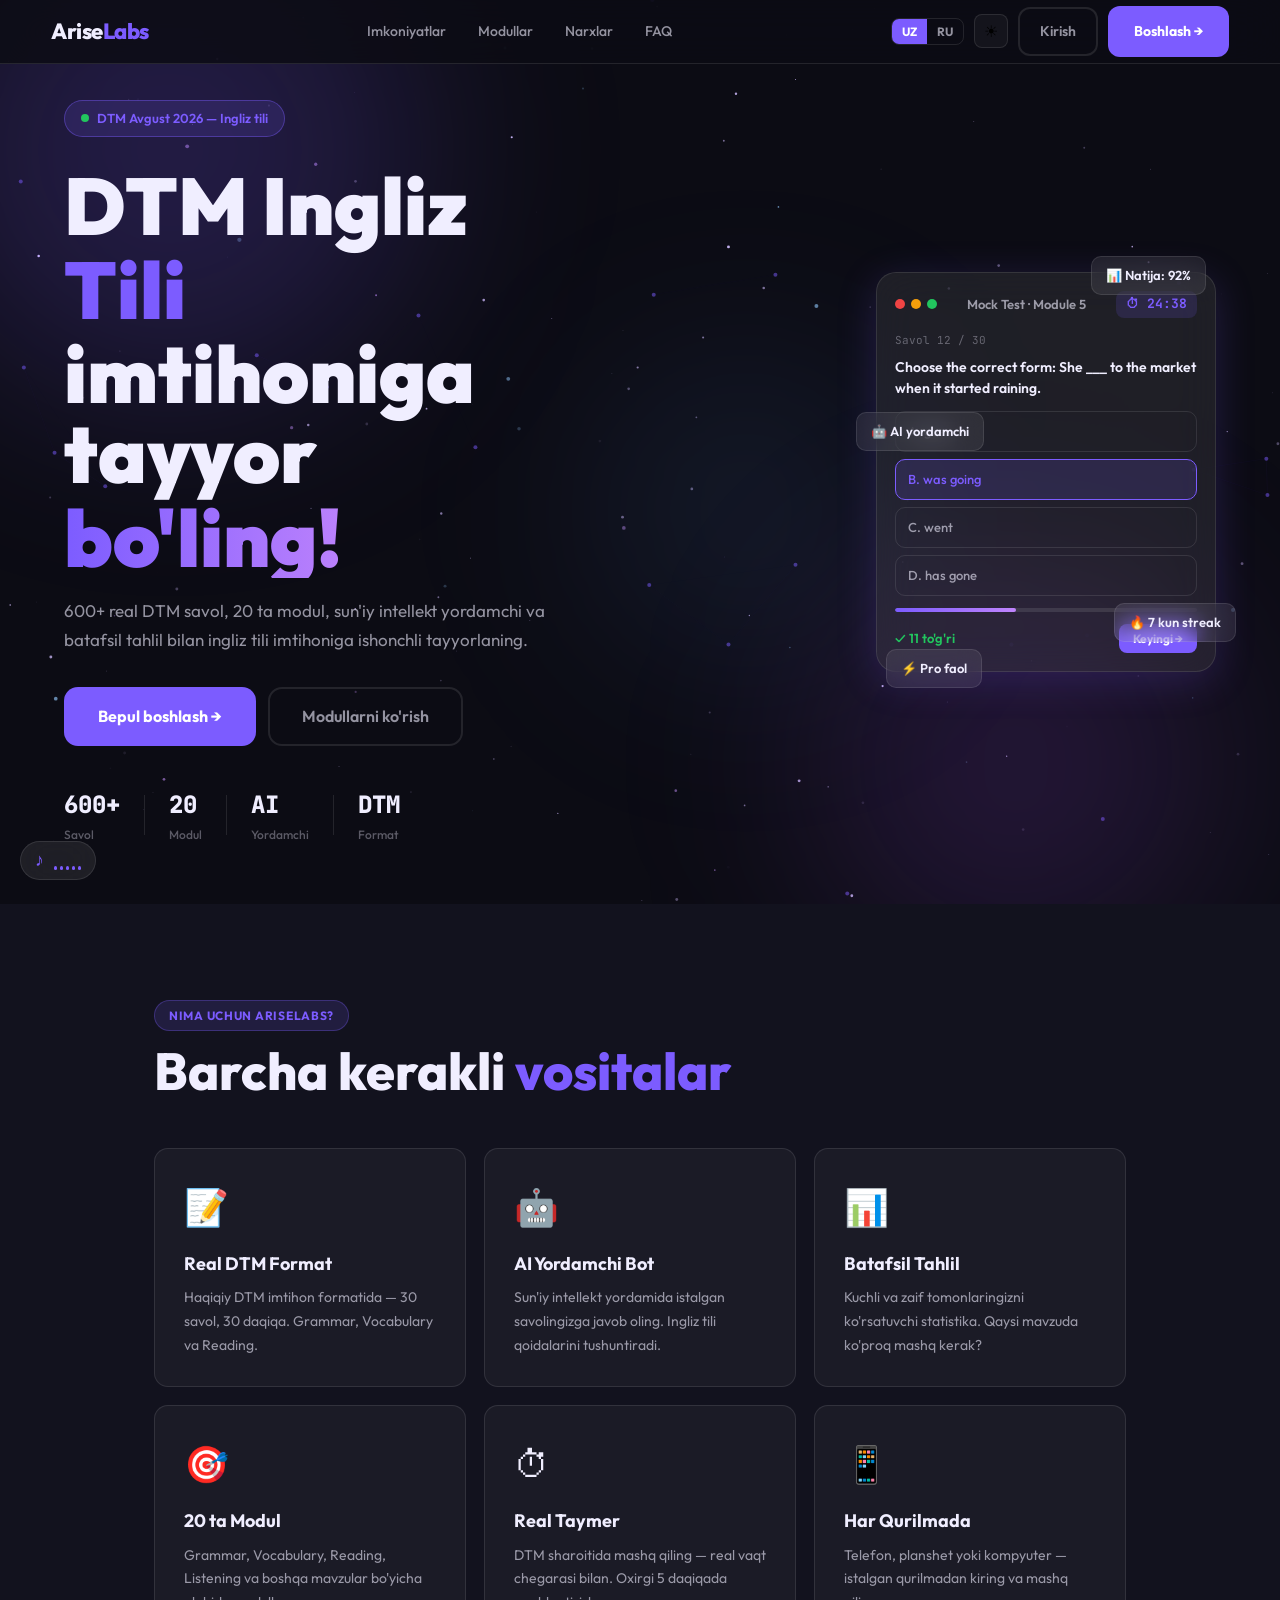
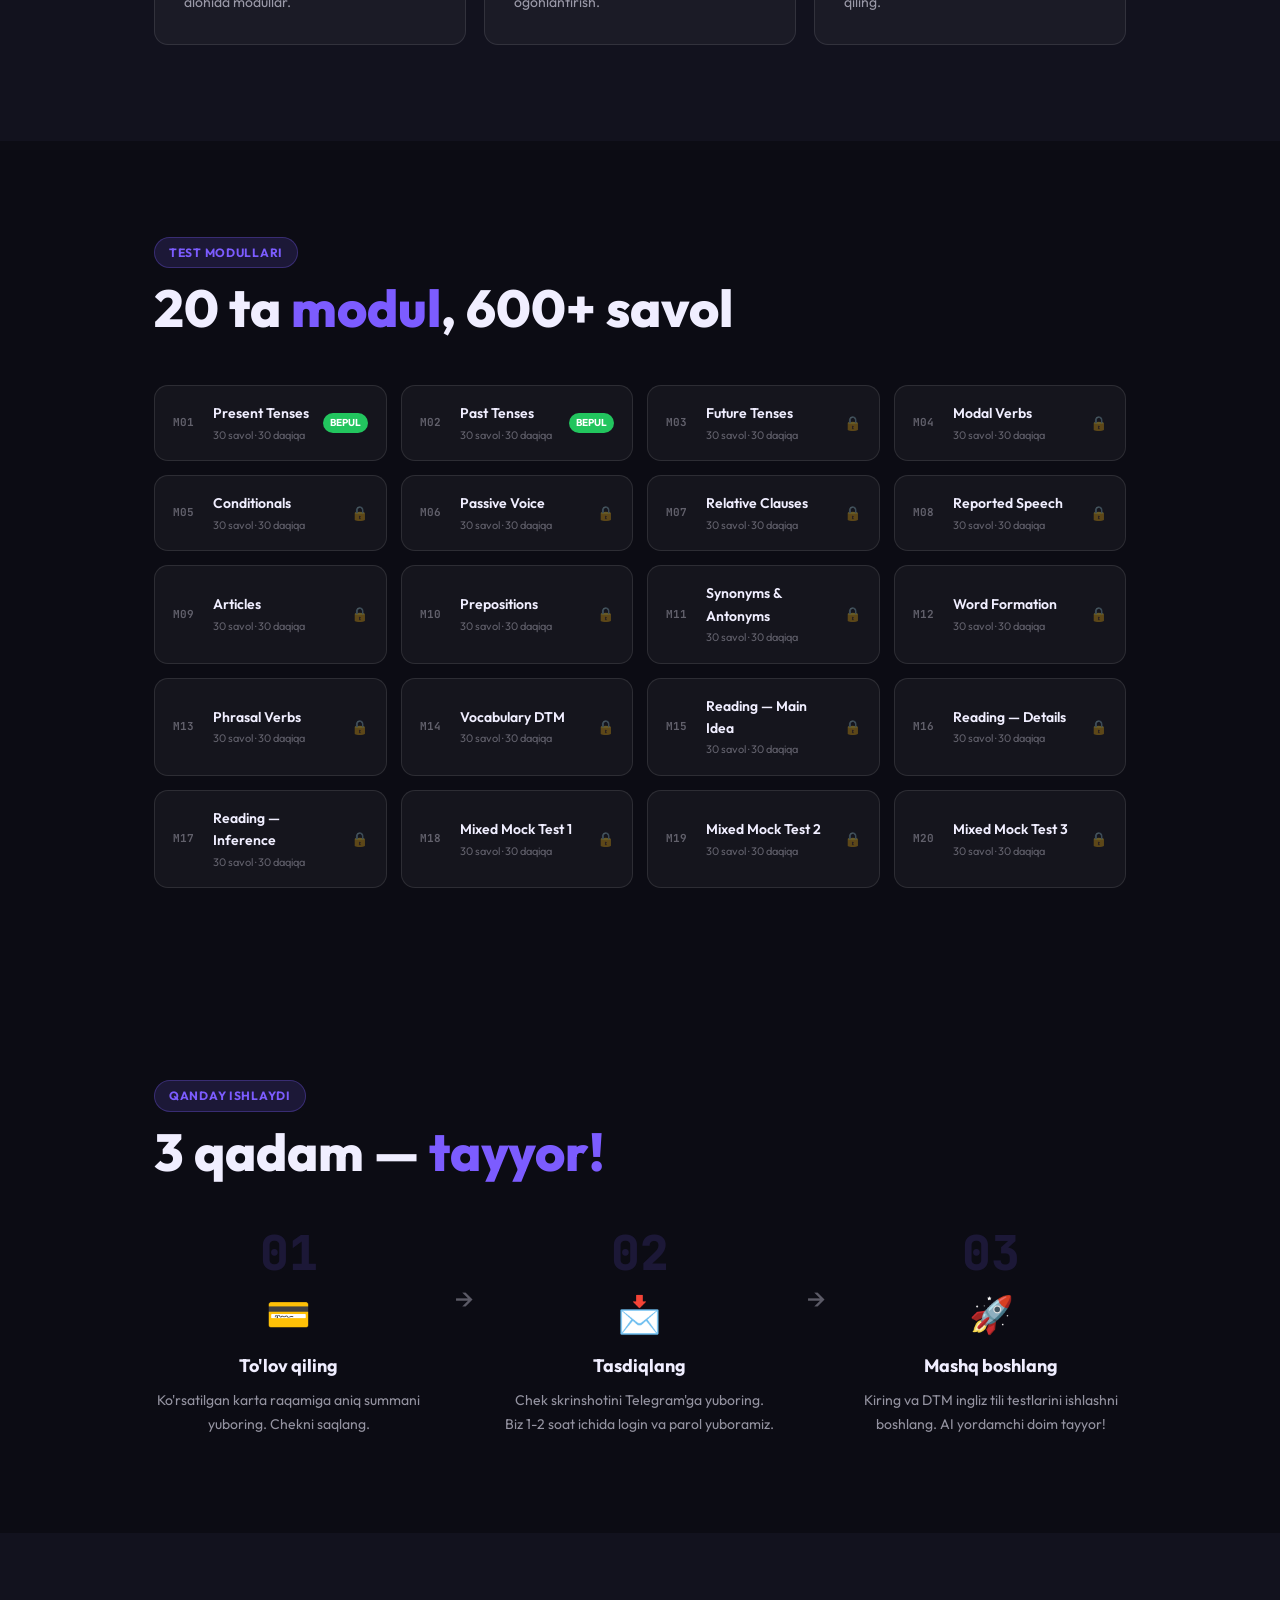
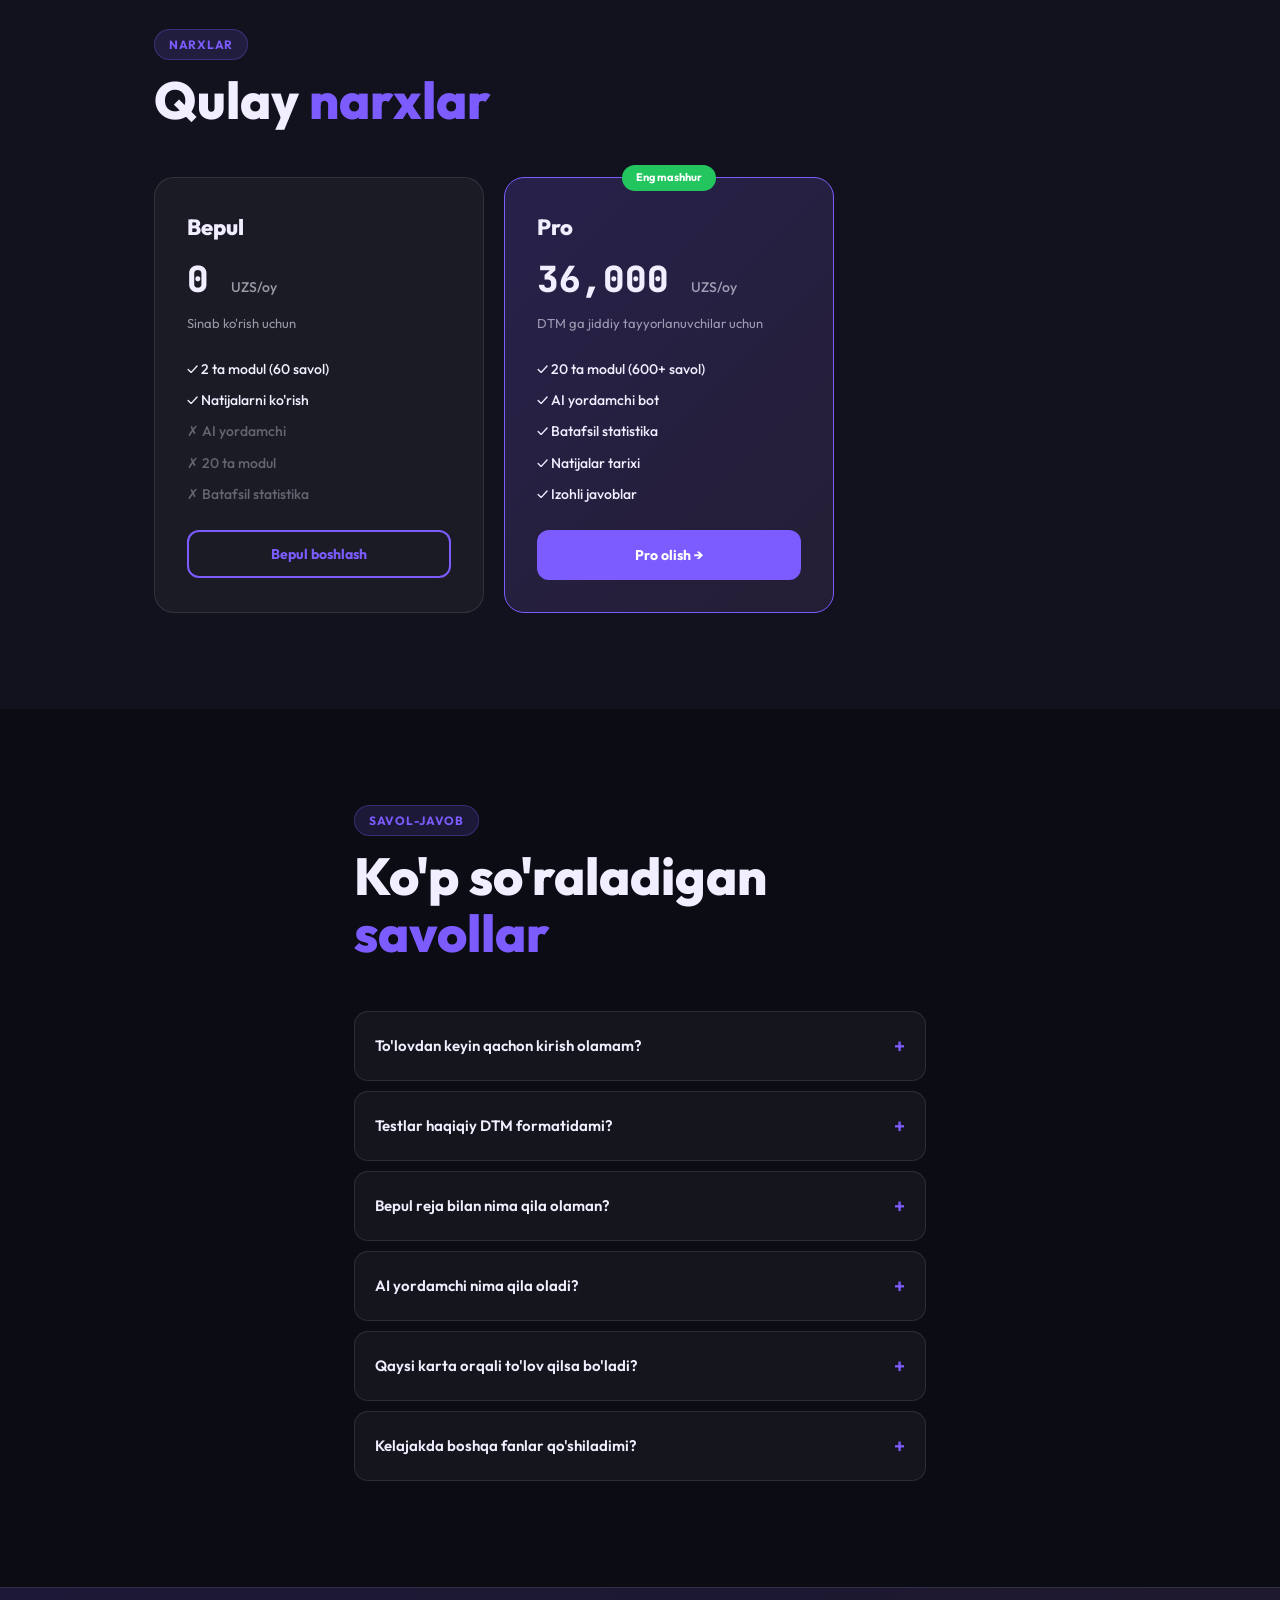
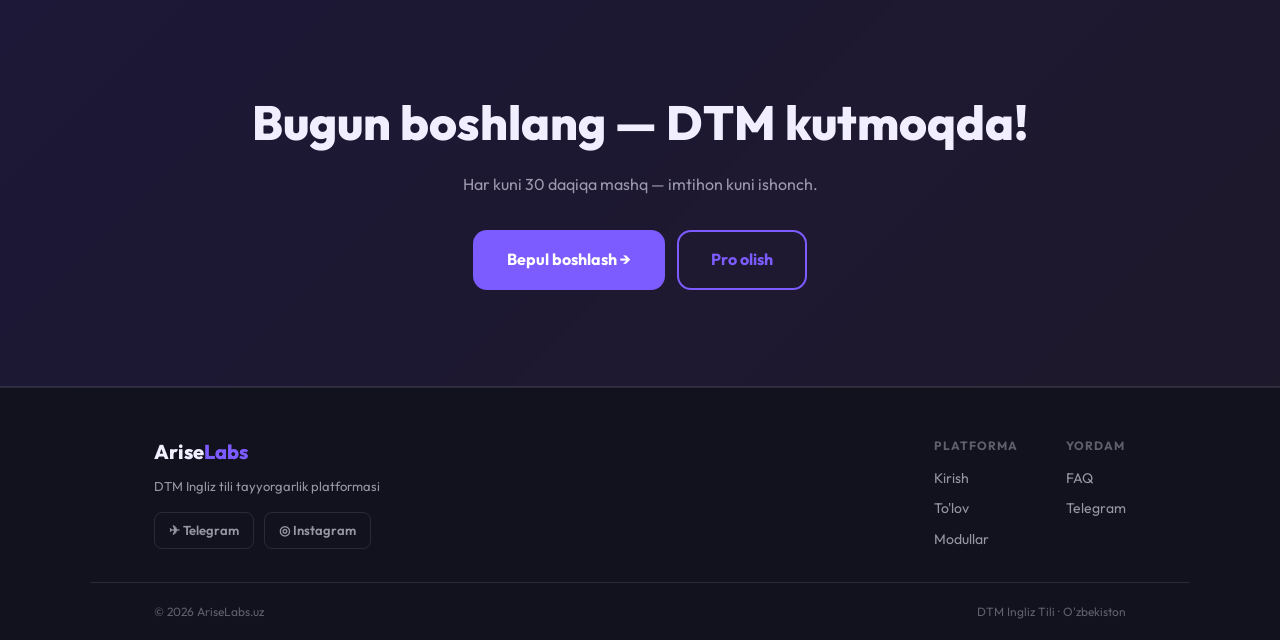
<file: index.html>
<!DOCTYPE html>
<html lang="uz" data-theme="dark">
<head>
<meta charset="UTF-8">
<meta name="viewport" content="width=device-width, initial-scale=1.0">
<title>AriseLabs — DTM Ingliz Tili Tayyorgarlik</title>
<link rel="preconnect" href="https://fonts.googleapis.com">
<link href="https://fonts.googleapis.com/css2?family=Outfit:wght@300;400;500;600;700;800;900&family=JetBrains+Mono:wght@400;600&display=swap" rel="stylesheet">
<link rel="stylesheet" href="css/main.css">
<link rel="stylesheet" href="css/landing.css">
</head>
<body>

<!-- ===== MUSIC PLAYER ===== -->
<div class="music-player" id="musicPlayer">
  <audio id="bgMusic" loop>
    <!-- Add your music file to audio/bg.mp3 -->
    <source src="audio/Harry Gregson-Williams - The Martian Score Suite.mp3" type="audio/mpeg">
  </audio>
  <button class="music-toggle" id="musicBtn" onclick="toggleMusic()">
    <span id="musicIcon">♪</span>
  </button>
  <div class="music-bars" id="musicBars">
    <i></i><i></i><i></i><i></i><i></i>
  </div>
</div>

<!-- ===== NAVBAR ===== -->
<nav class="navbar" id="navbar">
  <a href="index.html" class="nav-logo">Arise<span>Labs</span></a>

  <div class="nav-center" id="navLinks">
    <a href="#features" class="nav-link" data-uz="Imkoniyatlar" data-ru="Возможности">Imkoniyatlar</a>
    <a href="#modules" class="nav-link" data-uz="Modullar" data-ru="Модули">Modullar</a>
    <a href="#pricing" class="nav-link" data-uz="Narxlar" data-ru="Цены">Narxlar</a>
    <a href="#faq" class="nav-link" data-uz="FAQ" data-ru="FAQ">FAQ</a>
  </div>

  <div class="nav-right">
    <div class="lang-toggle">
      <button class="lang-btn active" id="langUZ" onclick="setLang('uz')">UZ</button>
      <button class="lang-btn" id="langRU" onclick="setLang('ru')">RU</button>
    </div>
    <button class="theme-toggle" onclick="toggleTheme()" title="Theme">
      <span id="themeIcon">☀</span>
    </button>
    <a href="pages/login.html" class="btn-ghost" data-uz="Kirish" data-ru="Войти">Kirish</a>
    <a href="pages/payment.html" class="btn-primary" data-uz="Boshlash →" data-ru="Начать →">Boshlash →</a>
  </div>
  <button class="burger" onclick="toggleMobileMenu()">☰</button>
</nav>

<!-- Mobile menu -->
<div class="mobile-menu" id="mobileMenu">
  <a href="#features" onclick="toggleMobileMenu()">Imkoniyatlar</a>
  <a href="#modules" onclick="toggleMobileMenu()">Modullar</a>
  <a href="#pricing" onclick="toggleMobileMenu()">Narxlar</a>
  <a href="pages/login.html">Kirish</a>
  <a href="pages/payment.html" class="btn-primary" style="text-align:center;margin-top:8px">Boshlash →</a>
</div>

<!-- ===== HERO ===== -->
<section class="hero" id="hero">
  <canvas id="heroCanvas"></canvas>
  <div class="hero-glow g1"></div>
  <div class="hero-glow g2"></div>
  <div class="hero-glow g3"></div>

  <div class="hero-content">
    <div class="hero-badge">
      <span class="pulse-dot"></span>
      <span data-uz="DTM Avgust 2026 — Ingliz tili" data-ru="ЕГЭ Август 2026 — Английский язык">DTM  — Ingliz tili</span>
    </div>

    <h1 class="hero-h1">
      <span class="h1-line" data-uz="DTM Ingliz" data-ru="Английский язык">DTM Ingliz</span>
      <span class="h1-accent" data-uz="Tili" data-ru="DTM">Tili</span>
      <span class="h1-line" data-uz="imtihoniga tayyor" data-ru="готовьтесь уверенно">imtihoniga tayyor</span>
      <span class="h1-line gradient-text" data-uz="bo'ling!" data-ru="bo'ling!">bo'ling!</span>
    </h1>

    <p class="hero-sub" data-uz="600+ real DTM savol, 20 ta modul, sun'iy intellekt yordamchi va batafsil tahlil bilan ingliz tili imtihoniga ishonchli tayyorlaning." data-ru="600+ реальных вопросов DTM, 20 модулей, ИИ-помощник и детальная аналитика для уверенной подготовки к экзамену.">
      600+ real DTM savol, 20 ta modul, sun'iy intellekt yordamchi va batafsil tahlil bilan ingliz tili imtihoniga ishonchli tayyorlaning.
    </p>

    <div class="hero-actions">
      <a href="pages/login.html" class="btn-primary btn-xl">
        <span data-uz="Bepul boshlash →" data-ru="Начать бесплатно →">Bepul boshlash →</span>
      </a>
      <a href="#modules" class="btn-ghost btn-xl">
        <span data-uz="Modullarni ko'rish" data-ru="Посмотреть модули">Modullarni ko'rish</span>
      </a>
    </div>

    <div class="hero-counters">
      <div class="counter-item">
        <span class="counter-n">600+</span>
        <span class="counter-l" data-uz="Savol" data-ru="Вопросов">Savol</span>
      </div>
      <div class="counter-sep"></div>
      <div class="counter-item">
        <span class="counter-n">20</span>
        <span class="counter-l" data-uz="Modul" data-ru="Модулей">Modul</span>
      </div>
      <div class="counter-sep"></div>
      <div class="counter-item">
        <span class="counter-n">AI</span>
        <span class="counter-l" data-uz="Yordamchi" data-ru="Помощник">Yordamchi</span>
      </div>
      <div class="counter-sep"></div>
      <div class="counter-item">
        <span class="counter-n">DTM</span>
        <span class="counter-l" data-uz="Format" data-ru="Формат">Format</span>
      </div>
    </div>
  </div>

  <!-- Floating test preview card -->
  <div class="hero-card-wrap">
    <div class="hero-preview-card">
      <div class="hpc-header">
        <div class="hpc-dot red"></div><div class="hpc-dot yellow"></div><div class="hpc-dot green"></div>
        <span class="hpc-title">Mock Test · Module 5</span>
        <span class="hpc-timer">⏱ 24:38</span>
      </div>
      <div class="hpc-body">
        <div class="hpc-qnum">Savol 12 / 30</div>
        <p class="hpc-q">Choose the correct form: She ___ to the market when it started raining.</p>
        <div class="hpc-opts">
          <div class="hpc-opt">A. goes</div>
          <div class="hpc-opt hpc-sel">B. was going</div>
          <div class="hpc-opt">C. went</div>
          <div class="hpc-opt">D. has gone</div>
        </div>
        <div class="hpc-bar"><div class="hpc-bar-fill" style="width:40%"></div></div>
      </div>
      <div class="hpc-footer">
        <span class="hpc-score">✓ 11 to'g'ri</span>
        <button class="hpc-next">Keyingi →</button>
      </div>
    </div>
    <div class="float-tag ft1">📊 Natija: 92%</div>
    <div class="float-tag ft2">🔥 7 kun streak</div>
    <div class="float-tag ft3">⚡ Pro faol</div>
    <div class="float-tag ft4">🤖 AI yordamchi</div>
  </div>
</section>

<!-- ===== FEATURES ===== -->
<section class="features section" id="features">
  <div class="container">
    <div class="section-badge" data-uz="Nima uchun AriseLabs?" data-ru="Почему AriseLabs?">Nima uchun AriseLabs?</div>
    <h2 class="section-title" data-uz="Barcha kerakli <em>vositalar</em>" data-ru="Все нужные <em>инструменты</em>">Barcha kerakli <em>vositalar</em></h2>
    <div class="features-grid">
      <div class="feat-card reveal">
        <div class="feat-icon">📝</div>
        <h3 data-uz="Real DTM Format" data-ru="Реальный формат DTM">Real DTM Format</h3>
        <p data-uz="Haqiqiy DTM imtihon formatida — 30 savol, 30 daqiqa. Grammar, Vocabulary va Reading." data-ru="Реальный формат экзамена — 30 вопросов, 30 минут. Grammar, Vocabulary и Reading.">Haqiqiy DTM imtihon formatida — 30 savol, 30 daqiqa. Grammar, Vocabulary va Reading.</p>
      </div>
      <div class="feat-card reveal">
        <div class="feat-icon">🤖</div>
        <h3 data-uz="AI Yordamchi Bot" data-ru="ИИ Помощник">AI Yordamchi Bot</h3>
        <p data-uz="Sun'iy intellekt yordamida istalgan savolingizga javob oling. Ingliz tili qoidalarini tushuntiradi." data-ru="Получайте ответы на любые вопросы с помощью ИИ. Объясняет правила английского языка.">Sun'iy intellekt yordamida istalgan savolingizga javob oling.</p>
      </div>
      <div class="feat-card reveal">
        <div class="feat-icon">📊</div>
        <h3 data-uz="Batafsil Tahlil" data-ru="Детальная аналитика">Batafsil Tahlil</h3>
        <p data-uz="Kuchli va zaif tomonlaringizni ko'rsatuvchi statistika. Qaysi mavzuda ko'proq mashq kerak?" data-ru="Статистика ваших сильных и слабых сторон. Какая тема требует больше практики?">Kuchli va zaif tomonlaringizni ko'rsatuvchi statistika.</p>
      </div>
      <div class="feat-card reveal">
        <div class="feat-icon">🎯</div>
        <h3 data-uz="20 ta Modul" data-ru="20 Модулей">20 ta Modul</h3>
        <p data-uz="Grammar, Vocabulary, Reading, Listening va boshqa mavzular bo'yicha alohida modullar." data-ru="Отдельные модули по Grammar, Vocabulary, Reading и другим темам.">Grammar, Vocabulary, Reading va boshqa mavzular bo'yicha alohida modullar.</p>
      </div>
      <div class="feat-card reveal">
        <div class="feat-icon">⏱</div>
        <h3 data-uz="Real Taymer" data-ru="Реальный таймер">Real Taymer</h3>
        <p data-uz="DTM sharoitida mashq qiling — real vaqt chegarasi bilan. Oxirgi 5 daqiqada ogohlantirish." data-ru="Практикуйтесь в условиях DTM — с реальным ограничением времени.">DTM sharoitida mashq qiling — real vaqt chegarasi bilan.</p>
      </div>
      <div class="feat-card reveal">
        <div class="feat-icon">📱</div>
        <h3 data-uz="Har Qurilmada" data-ru="На любом устройстве">Har Qurilmada</h3>
        <p data-uz="Telefon, planshet yoki kompyuter — istalgan qurilmadan kiring va mashq qiling." data-ru="Телефон, планшет или компьютер — занимайтесь с любого устройства.">Telefon, planshet yoki kompyuter — istalgan qurilmadan kiring.</p>
      </div>
    </div>
  </div>
</section>

<!-- ===== MODULES ===== -->
<section class="modules-section section" id="modules">
  <div class="container">
    <div class="section-badge" data-uz="Test Modullari" data-ru="Модули тестов">Test Modullari</div>
    <h2 class="section-title" data-uz="20 ta <em>modul</em>, 600+ savol" data-ru="20 <em>модулей</em>, 600+ вопросов">20 ta <em>modul</em>, 600+ savol</h2>
    <div class="modules-grid" id="modulesGrid"></div>
  </div>
</section>

<!-- ===== HOW IT WORKS ===== -->
<section class="howto section">
  <div class="container">
    <div class="section-badge" data-uz="Qanday ishlaydi" data-ru="Как это работает">Qanday ishlaydi</div>
    <h2 class="section-title" data-uz="3 qadam — <em>tayyor!</em>" data-ru="3 шага — <em>готово!</em>">3 qadam — <em>tayyor!</em></h2>
    <div class="howto-steps">
      <div class="howto-step reveal">
        <div class="hs-num">01</div>
        <div class="hs-icon">💳</div>
        <h3 data-uz="To'lov qiling" data-ru="Оплатите">To'lov qiling</h3>
        <p data-uz="Ko'rsatilgan karta raqamiga aniq summani yuboring. Chekni saqlang." data-ru="Переведите точную сумму на указанный номер карты. Сохраните чек.">Ko'rsatilgan karta raqamiga aniq summani yuboring. Chekni saqlang.</p>
      </div>
      <div class="hs-arrow">→</div>
      <div class="howto-step reveal">
        <div class="hs-num">02</div>
        <div class="hs-icon">📩</div>
        <h3 data-uz="Tasdiqlang" data-ru="Подтвердите">Tasdiqlang</h3>
        <p data-uz="Chek skrinshotini Telegram'ga yuboring. Biz 1-2 soat ichida login va parol yuboramiz." data-ru="Отправьте скриншот чека в Telegram. Мы пришлём логин и пароль в течение 1-2 часов.">Chek skrinshotini Telegram'ga yuboring. 10 daqiqa ichida login-parol yuboramiz.</p>
      </div>
      <div class="hs-arrow">→</div>
      <div class="howto-step reveal">
        <div class="hs-num">03</div>
        <div class="hs-icon">🚀</div>
        <h3 data-uz="Mashq boshlang" data-ru="Начните практику">Mashq boshlang</h3>
        <p data-uz="Kiring va DTM ingliz tili testlarini ishlashni boshlang. AI yordamchi doim tayyor!" data-ru="Войдите и начните проходить тесты. ИИ-помощник всегда готов помочь!">Kiring va DTM ingliz tili testlarini ishlashni boshlang!</p>
      </div>
    </div>
  </div>
</section>

<!-- ===== PRICING ===== -->
<section class="pricing section" id="pricing">
  <div class="container">
    <div class="section-badge" data-uz="Narxlar" data-ru="Цены">Narxlar</div>
    <h2 class="section-title" data-uz="Qulay <em>narxlar</em>" data-ru="Доступные <em>цены</em>">Qulay <em>narxlar</em></h2>
    <div class="pricing-grid">
      <div class="price-card reveal">
        <div class="pc-header">
          <div class="pc-name" data-uz="Bepul" data-ru="Бесплатно">Bepul</div>
          <div class="pc-price">0 <span data-uz="UZS/oy" data-ru="UZS/мес">UZS/oy</span></div>
          <p class="pc-desc" data-uz="Sinab ko'rish uchun" data-ru="Для ознакомления">Sinab ko'rish uchun</p>
        </div>
        <ul class="pc-list">
          <li class="yes" data-uz="✓ 2 ta modul (60 savol)" data-ru="✓ 2 модуля (60 вопросов)">✓ 2 ta modul (60 savol)</li>
          <li class="yes" data-uz="✓ Natijalarni ko'rish" data-ru="✓ Просмотр результатов">✓ Natijalarni ko'rish</li>
          <li class="no" data-uz="✗ AI yordamchi" data-ru="✗ ИИ помощник">✗ AI yordamchi</li>
          <li class="no" data-uz="✗ 20 ta modul" data-ru="✗ 20 модулей">✗ 20 ta modul</li>
          <li class="no" data-uz="✗ Batafsil statistika" data-ru="✗ Детальная статистика">✗ Batafsil statistika</li>
        </ul>
        <a href="pages/login.html" class="btn-outline btn-full" data-uz="Bepul boshlash" data-ru="Начать бесплатно">Bepul boshlash</a>
      </div>

      <div class="price-card price-pro reveal">
        <div class="pc-badge" data-uz="Eng mashhur" data-ru="Популярный">Eng mashhur</div>
        <div class="pc-header">
          <div class="pc-name">Pro</div>
          <div class="pc-price" id="proPrice">36,000 <span data-uz="UZS/oy" data-ru="UZS/мес">UZS/oy</span></div>
          <p class="pc-desc" data-uz="DTM ga jiddiy tayyorlanuvchilar uchun" data-ru="Для серьёзной подготовки к DTM">DTM ga jiddiy tayyorlanuvchilar uchun</p>
        </div>
        <ul class="pc-list">
          <li class="yes" data-uz="✓ 20 ta modul (600+ savol)" data-ru="✓ 20 модулей (600+ вопросов)">✓ 20 ta modul (600+ savol)</li>
          <li class="yes" data-uz="✓ AI yordamchi bot" data-ru="✓ ИИ помощник бот">✓ AI yordamchi bot</li>
          <li class="yes" data-uz="✓ Batafsil statistika" data-ru="✓ Детальная статистика">✓ Batafsil statistika</li>
          <li class="yes" data-uz="✓ Natijalar tarixi" data-ru="✓ История результатов">✓ Natijalar tarixi</li>
          <li class="yes" data-uz="✓ Izohli javoblar" data-ru="✓ Объяснения ответов">✓ Izohli javoblar</li>
        </ul>
        <a href="pages/payment.html" class="btn-primary btn-full" data-uz="Pro olish →" data-ru="Получить Pro →">Pro olish →</a>
      </div>
    </div>
  </div>
</section>

<!-- ===== FAQ ===== -->
<section class="faq section" id="faq">
  <div class="container faq-wrap">
    <div class="section-badge" data-uz="Savol-javob" data-ru="Вопросы-ответы">Savol-javob</div>
    <h2 class="section-title" data-uz="Ko'p so'raladigan <em>savollar</em>" data-ru="Часто задаваемые <em>вопросы</em>">Ko'p so'raladigan <em>savollar</em></h2>
    <div class="faq-list" id="faqList"></div>
  </div>
</section>

<!-- ===== CTA ===== -->
<section class="cta-section section">
  <div class="container cta-inner">
    <h2 data-uz="Bugun boshlang — DTM kutmoqda!" data-ru="Начните сегодня — DTM ждёт!">Bugun boshlang — DTM kutmoqda!</h2>
    <p data-uz="Har kuni 30 daqiqa mashq — imtihon kuni ishonch." data-ru="30 минут практики каждый день — уверенность на экзамене.">Har kuni 30 daqiqa mashq — imtihon kuni ishonch.</p>
    <div style="display:flex;gap:12px;justify-content:center;flex-wrap:wrap;margin-top:2rem">
      <a href="pages/login.html" class="btn-primary btn-xl" data-uz="Bepul boshlash →" data-ru="Начать бесплатно →">Bepul boshlash →</a>
      <a href="pages/payment.html" class="btn-outline btn-xl" data-uz="Pro olish" data-ru="Получить Pro">Pro olish</a>
    </div>
  </div>
</section>

<!-- ===== FOOTER ===== -->
<footer class="footer">
  <div class="container footer-inner">
    <div class="footer-left">
      <div class="footer-logo">Arise<span>Labs</span></div>
      <p class="footer-tagline" data-uz="DTM Ingliz tili tayyorgarlik platformasi" data-ru="Платформа подготовки к DTM по английскому языку">DTM Ingliz tili tayyorgarlik platformasi</p>
      <div class="footer-socials">
        <!-- Change to your real links -->
        <a href="https://t.me/arisefxc" target="_blank" class="social-link tg">✈ Telegram</a>
        <a href="https://instagram.com/ariselabs_uz" target="_blank" class="social-link ig">◎ Instagram</a>
      </div>
    </div>
    <div class="footer-links">
      <div class="fl-col">
        <div class="fl-title" data-uz="Platforma" data-ru="Платформа">Platforma</div>
        <a href="pages/login.html" data-uz="Kirish" data-ru="Войти">Kirish</a>
        <a href="pages/payment.html" data-uz="To'lov" data-ru="Оплата">To'lov</a>
        <a href="#modules" data-uz="Modullar" data-ru="Модули">Modullar</a>
      </div>
      <div class="fl-col">
        <div class="fl-title" data-uz="Yordam" data-ru="Помощь">Yordam</div>
        <a href="#faq">FAQ</a>
        <a href="https://t.me/@meloneex" target="_blank" data-uz="Telegram" data-ru="Telegram">Telegram</a>
      </div>
    </div>
  </div>
  <div class="footer-bottom">
    <span>© 2026 AriseLabs.uz</span>
    <span data-uz="DTM Ingliz Tili · O'zbekiston" data-ru="DTM Английский · Узбекистан">DTM Ingliz Tili</span>
  </div>
</footer>

<script src="js/lang.js"></script>
<script src="js/theme.js"></script>
<script src="js/music.js"></script>
<script src="js/landing.js"></script>
</body>
</html>
</file>
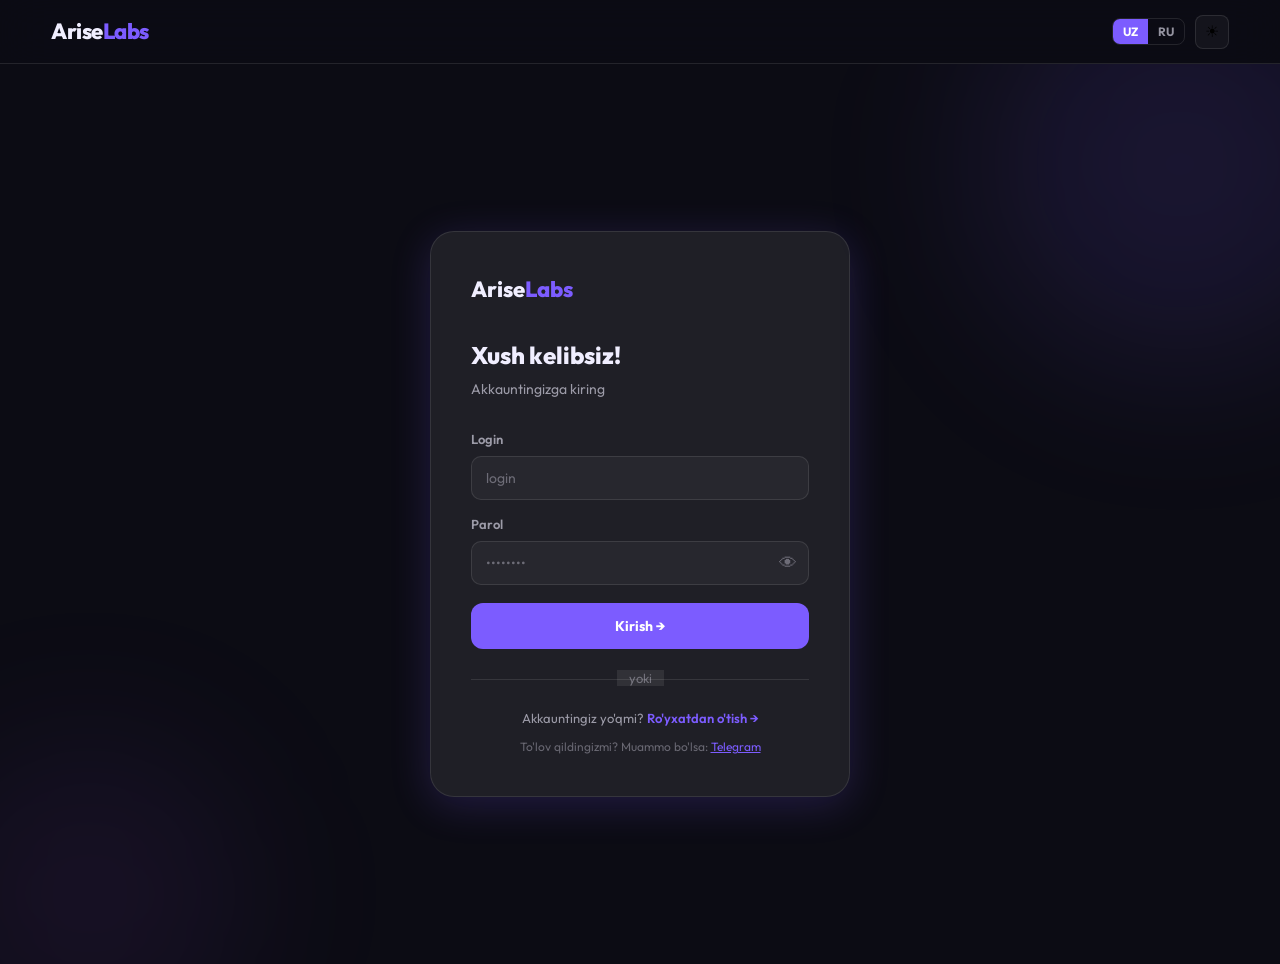
<file: pages/login.html>
<!DOCTYPE html>
<html lang="uz" data-theme="dark">
<head>
<meta charset="UTF-8"><meta name="viewport" content="width=device-width,initial-scale=1">
<title>Kirish — AriseLabs</title>
<link href="https://fonts.googleapis.com/css2?family=Outfit:wght@300;400;500;600;700;800;900&family=JetBrains+Mono:wght@400;600&display=swap" rel="stylesheet">
<link rel="stylesheet" href="../css/main.css">
<link rel="stylesheet" href="../css/auth.css">
</head>
<body id="loginPage" class="page-body">
<script src="../js/theme.js"></script>

<nav class="navbar" id="nav">
  <a href="../index.html" class="nav-logo">Arise<span>Labs</span></a>
  <div class="nav-right">
    <div class="lang-toggle">
      <button class="lang-btn active" id="langUZ" onclick="setLang('uz')">UZ</button>
      <button class="lang-btn" id="langRU" onclick="setLang('ru')">RU</button>
    </div>
    <button class="theme-toggle" onclick="toggleTheme()"><span id="themeIcon">☀</span></button>
  </div>
</nav>

<div class="auth-page">
  <div class="auth-bg-g1"></div>
  <div class="auth-bg-g2"></div>
  <div class="auth-card">
    <a href="../index.html" class="auth-logo-link">Arise<span>Labs</span></a>
    <h2 class="auth-title" data-uz="Xush kelibsiz!" data-ru="Добро пожаловать!">Xush kelibsiz!</h2>
    <p class="auth-sub" data-uz="Akkauntingizga kiring" data-ru="Войдите в свой аккаунт">Akkauntingizga kiring</p>

    <div id="loginForm">
      <div id="loginError" class="form-error" style="display:none"></div>
      <div class="form-group">
        <label class="form-label" data-uz="Login" data-ru="Логин">Login</label>
        <input type="text" id="loginInput" class="form-input" placeholder="login" autocomplete="username">
      </div>
      <div class="form-group">
        <label class="form-label" data-uz="Parol" data-ru="Пароль">Parol</label>
        <div class="pass-wrap">
          <input type="password" id="passInput" class="form-input" placeholder="••••••••" autocomplete="current-password">
          <button class="pass-eye" onclick="togglePass('passInput')" type="button">👁</button>
        </div>
      </div>
      <button class="btn-primary btn-full" onclick="doLogin()" style="margin-top:4px" data-uz="Kirish →" data-ru="Войти →">Kirish →</button>
    </div>

    <div class="auth-divider"><span data-uz="yoki" data-ru="или">yoki</span></div>
    <p class="auth-footer">
      <span data-uz="Akkauntingiz yo'qmi?" data-ru="Нет аккаунта?">Akkauntingiz yo'qmi?</span>
      <a href="register.html" data-uz="Ro'yxatdan o'tish →" data-ru="Зарегистрироваться →">Ro'yxatdan o'tish →</a>
    </p>
    <p class="auth-help">
      <span data-uz="To'lov qildingizmi? Muammo bo'lsa:" data-ru="Оплатили? Проблемы:">To'lov qildingizmi? Muammo bo'lsa:</span>
      <!-- ✏️ Change YOUR_TELEGRAM_USERNAME -->
      <a href="https://t.me/YOUR_TELEGRAM_USERNAME" target="_blank">Telegram</a>
    </p>
  </div>
</div>

<script src="../js/lang.js"></script>
<script src="../js/auth.js"></script>
</body>
</html>
</file>
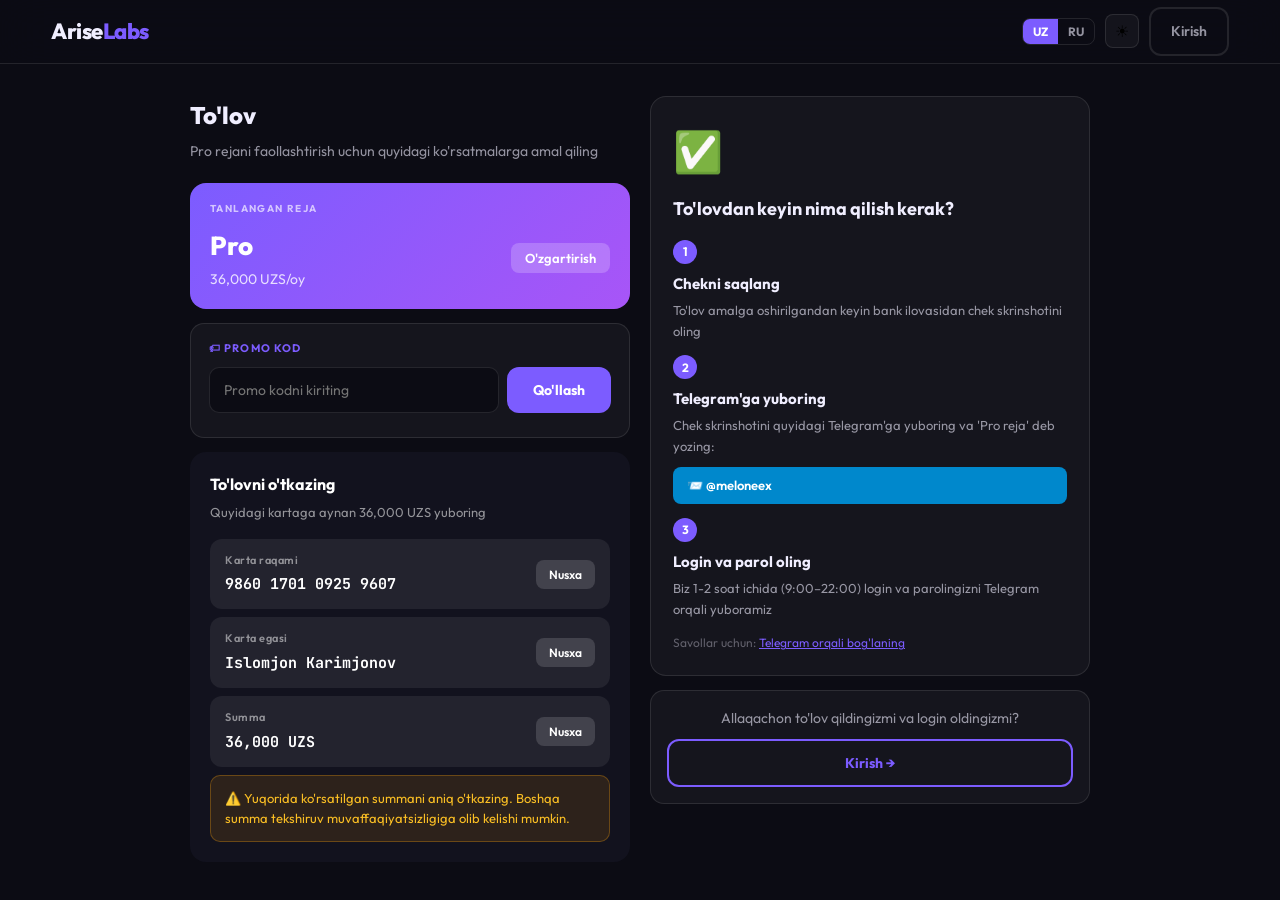
<file: pages/payment.html>
<!DOCTYPE html>
<html lang="uz" data-theme="dark">
<head>
<meta charset="UTF-8"><meta name="viewport" content="width=device-width,initial-scale=1">
<title>To'lov — AriseLabs</title>
<link href="https://fonts.googleapis.com/css2?family=Outfit:wght@300;400;500;600;700;800;900&family=JetBrains+Mono:wght@400;600&display=swap" rel="stylesheet">
<link rel="stylesheet" href="../css/main.css">
<link rel="stylesheet" href="../css/payment.css">
</head>
<body class="page-body">
<script src="../js/theme.js"></script>

<nav class="navbar" id="nav">
  <a href="../index.html" class="nav-logo">Arise<span>Labs</span></a>
  <div class="nav-right">
    <div class="lang-toggle">
      <button class="lang-btn active" id="langUZ" onclick="setLang('uz')">UZ</button>
      <button class="lang-btn" id="langRU" onclick="setLang('ru')">RU</button>
    </div>
    <button class="theme-toggle" onclick="toggleTheme()"><span id="themeIcon">☀</span></button>
    <a href="login.html" class="btn-ghost" data-uz="Kirish" data-ru="Войти">Kirish</a>
  </div>
</nav>

<div class="pay-page">
  <div class="pay-wrap">

    <!-- LEFT COLUMN -->
    <div class="pay-left">
      <h2 class="pay-title" data-uz="To'lov" data-ru="Оплата">To'lov</h2>
      <p class="pay-sub" data-uz="Pro rejani faollashtirish uchun quyidagi ko'rsatmalarga amal qiling" data-ru="Следуйте инструкциям ниже для активации Pro плана">Pro rejani faollashtirish uchun quyidagi ko'rsatmalarga amal qiling</p>

      <!-- PLAN BOX -->
      <div class="plan-box">
        <div class="pb-label" data-uz="TANLANGAN REJA" data-ru="ВЫБРАННЫЙ ПЛАН">TANLANGAN REJA</div>
        <div class="pb-row">
          <div>
            <div class="pb-name" id="pbName">Pro</div>
            <div class="pb-price" id="pbPrice">36,000 UZS/oy</div>
          </div>
          <button class="pb-change" onclick="showPlanModal()" data-uz="O'zgartirish" data-ru="Изменить">O'zgartirish</button>
        </div>
      </div>

      <!-- PROMO CODE -->
      <div class="promo-box">
        <div class="promo-lbl">🏷 PROMO KOD</div>
        <div class="promo-row">
          <input type="text" id="promoInput" class="promo-inp" data-uz="Promo kodni kiriting" data-ru="Введите промокод" placeholder="Promo kodni kiriting">
          <button class="btn-primary" onclick="applyPromo()" data-uz="Qo'llash" data-ru="Применить">Qo'llash</button>
        </div>
        <div id="promoMsg" class="promo-msg"></div>
      </div>

      <!-- CARD INFO -->
      <div class="card-box">
        <div class="cb-title" data-uz="To'lovni o'tkazing" data-ru="Переведите оплату">To'lovni o'tkazing</div>
        <div class="cb-sub" id="payDesc" data-uz="Quyidagi kartaga aynan 36,000 UZS yuboring" data-ru="Переведите ровно 36,000 UZS на карту ниже">Quyidagi kartaga aynan 36,000 UZS yuboring</div>

        <!-- ✏️ KARTA RAQAMINGIZNI SHU YERGA YOZING -->
        <div class="card-row">
          <div>
            <div class="cr-label" data-uz="Karta raqami" data-ru="Номер карты">Karta raqami</div>
            <div class="cr-val" id="cardNumVal">9860 1701 0925 9607</div>
          </div>
          <button class="cr-copy" id="copyBtn1" onclick="copyText('9860350148433930','copyBtn1')">Nusxa</button>
        </div>

        <!-- ✏️ ISMINGIZNI SHU YERGA YOZING -->
        <div class="card-row">
          <div>
            <div class="cr-label" data-uz="Karta egasi" data-ru="Владелец карты">Karta egasi</div>
            <div class="cr-val" id="cardOwnerVal">Islomjon Karimjonov</div>
          </div>
          <button class="cr-copy" id="copyBtn2" onclick="copyText('Mukhammadyor Boltaboev','copyBtn2')">Nusxa</button>
        </div>

        <div class="card-row">
          <div>
            <div class="cr-label" data-uz="Summa" data-ru="Сумма">Summa</div>
            <div class="cr-val" id="copyAmountVal">36,000 UZS</div>
          </div>
          <button class="cr-copy" id="copyBtn3" onclick="copyText('36000','copyBtn3')">Nusxa</button>
        </div>

        <div class="pay-warn" data-uz="⚠️ Yuqorida ko'rsatilgan summani aniq o'tkazing. Boshqa summa tekshiruv muvaffaqiyatsizligiga olib kelishi mumkin." data-ru="⚠️ Переводите точно указанную сумму. Другая сумма может привести к ошибке проверки.">
          ⚠️ Yuqorida ko'rsatilgan summani aniq o'tkazing. Boshqa summa tekshiruv muvaffaqiyatsizligiga olib kelishi mumkin.
        </div>
      </div>
    </div>

    <!-- RIGHT COLUMN -->
    <div class="pay-right">
      <div class="after-box">
        <div class="ab-ico">✅</div>
        <h3 data-uz="To'lovdan keyin nima qilish kerak?" data-ru="Что делать после оплаты?">To'lovdan keyin nima qilish kerak?</h3>
        <ol class="after-steps">
          <li>
            <strong data-uz="Chekni saqlang" data-ru="Сохраните чек">Chekni saqlang</strong>
            <p data-uz="To'lov amalga oshirilgandan keyin bank ilovasidan chek skrinshotini oling" data-ru="После оплаты сделайте скриншот чека в банковском приложении">To'lov amalga oshirilgandan keyin bank ilovasidan chek skrinshotini oling</p>
          </li>
          <li>
            <strong data-uz="Telegram'ga yuboring" data-ru="Отправьте в Telegram">Telegram'ga yuboring</strong>
            <p data-uz="Chek skrinshotini quyidagi Telegram'ga yuboring va 'Pro reja' deb yozing:" data-ru="Отправьте скриншот чека в Telegram ниже и напишите 'Pro plan':">Chek skrinshotini quyidagi Telegram'ga yuboring va 'Pro reja' deb yozing:</p>
            <!-- ✏️ TELEGRAM USERNAME'INGIZNI SHU YERGA YOZING -->
            <a href="https://t.me/meloneex" target="_blank" class="tg-link">
              📨 @meloneex
            </a>
          </li>
          <li>
            <strong data-uz="Login va parol oling" data-ru="Получите логин и пароль">Login va parol oling</strong>
            <p data-uz="Biz 1-2 soat ichida (9:00–22:00) login va parolingizni Telegram orqali yuboramiz" data-ru="Мы вышлем логин и пароль через Telegram в течение 1-2 часов (9:00–22:00)">Biz 1-2 soat ichida (9:00–22:00) login va parolingizni Telegram orqali yuboramiz</p>
          </li>
        </ol>
        <div class="support-note">
          <span data-uz="Savollar uchun:" data-ru="По вопросам:">Savollar uchun:</span>
          <a href="https://t.me/meloneex" target="_blank">Telegram orqali bog'laning</a>
        </div>
      </div>

      <div class="already-box">
        <p data-uz="Allaqachon to'lov qildingizmi va login oldingizmi?" data-ru="Уже оплатили и получили логин?">Allaqachon to'lov qildingizmi va login oldingizmi?</p>
        <a href="login.html" class="btn-outline btn-full" data-uz="Kirish →" data-ru="Войти →">Kirish →</a>
      </div>
    </div>
  </div>
</div>

<!-- PLAN MODAL -->
<div class="modal-bg" id="planModal" onclick="hidePlanModal()">
  <div class="modal-box" onclick="event.stopPropagation()">
    <h3 class="modal-title" data-uz="Reja tanlang" data-ru="Выберите план">Reja tanlang</h3>
    <div class="plan-opts">
      <div class="plan-opt" onclick="selectPlan('free',0)">
        <div class="po-name" data-uz="Bepul" data-ru="Бесплатно">Bepul</div>
        <div class="po-price">0 UZS/oy</div>
        <div class="po-desc" data-uz="2 ta modul" data-ru="2 модуля">2 ta modul</div>
      </div>
      <div class="plan-opt sel" onclick="selectPlan('pro',29000)">
        <div class="po-badge" data-uz="Tavsiya" data-ru="Рекомендуем">Tavsiya</div>
        <div class="po-name">Pro</div>
        <div class="po-price">36,000 UZS/oy</div>
        <div class="po-desc" data-uz="20 ta modul + AI" data-ru="20 модулей + ИИ">20 ta modul + AI</div>
      </div>
    </div>
    <button class="btn-primary btn-full" onclick="hidePlanModal()" data-uz="Tasdiqlash" data-ru="Подтвердить">Tasdiqlash</button>
  </div>
</div>

<script src="../js/lang.js"></script>
<script src="../js/payment.js"></script>
</body>
</html>
</file>
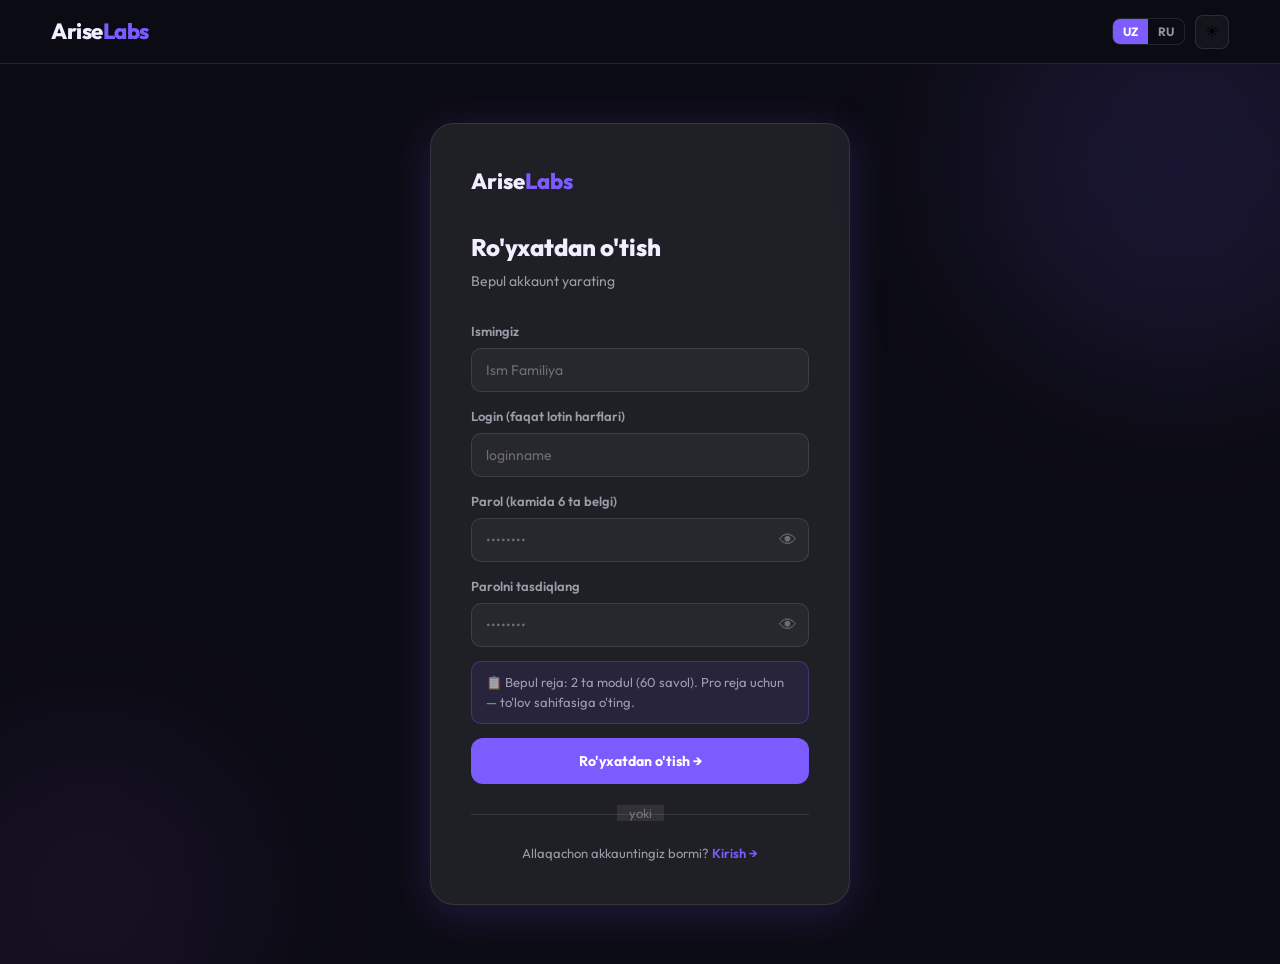
<file: pages/register.html>
<!DOCTYPE html>
<html lang="uz" data-theme="dark">
<head>
<meta charset="UTF-8"><meta name="viewport" content="width=device-width,initial-scale=1">
<title>Ro'yxatdan o'tish — AriseLabs</title>
<link href="https://fonts.googleapis.com/css2?family=Outfit:wght@300;400;500;600;700;800;900&family=JetBrains+Mono:wght@400;600&display=swap" rel="stylesheet">
<link rel="stylesheet" href="../css/main.css">
<link rel="stylesheet" href="../css/auth.css">
</head>
<body id="registerPage" class="page-body">
<script src="../js/theme.js"></script>

<nav class="navbar" id="nav">
  <a href="../index.html" class="nav-logo">Arise<span>Labs</span></a>
  <div class="nav-right">
    <div class="lang-toggle">
      <button class="lang-btn active" id="langUZ" onclick="setLang('uz')">UZ</button>
      <button class="lang-btn" id="langRU" onclick="setLang('ru')">RU</button>
    </div>
    <button class="theme-toggle" onclick="toggleTheme()"><span id="themeIcon">☀</span></button>
  </div>
</nav>

<div class="auth-page">
  <div class="auth-bg-g1"></div>
  <div class="auth-bg-g2"></div>
  <div class="auth-card">
    <a href="../index.html" class="auth-logo-link">Arise<span>Labs</span></a>
    <h2 class="auth-title" data-uz="Ro'yxatdan o'tish" data-ru="Регистрация">Ro'yxatdan o'tish</h2>
    <p class="auth-sub" data-uz="Bepul akkaunt yarating" data-ru="Создайте бесплатный аккаунт">Bepul akkaunt yarating</p>

    <div id="registerForm">
      <div id="regError" class="form-error" style="display:none"></div>
      <div class="form-group">
        <label class="form-label" data-uz="Ismingiz" data-ru="Ваше имя">Ismingiz</label>
        <input type="text" id="regName" class="form-input" data-uz="Ism Familiya" data-ru="Имя Фамилия" placeholder="Ism Familiya">
      </div>
      <div class="form-group">
        <label class="form-label" data-uz="Login (faqat lotin harflari)" data-ru="Логин (только латиница)">Login</label>
        <input type="text" id="regLogin" class="form-input" placeholder="loginname" autocomplete="username">
      </div>
      <div class="form-group">
        <label class="form-label" data-uz="Parol (kamida 6 ta belgi)" data-ru="Пароль (минимум 6 символов)">Parol</label>
        <div class="pass-wrap">
          <input type="password" id="regPass" class="form-input" placeholder="••••••••" autocomplete="new-password">
          <button class="pass-eye" onclick="togglePass('regPass')" type="button">👁</button>
        </div>
      </div>
      <div class="form-group">
        <label class="form-label" data-uz="Parolni tasdiqlang" data-ru="Подтвердите пароль">Parolni tasdiqlang</label>
        <div class="pass-wrap">
          <input type="password" id="regPass2" class="form-input" placeholder="••••••••" autocomplete="new-password">
          <button class="pass-eye" onclick="togglePass('regPass2')" type="button">👁</button>
        </div>
      </div>
      <div style="background:rgba(124,92,255,0.1);border:1px solid rgba(124,92,255,0.3);border-radius:10px;padding:10px 14px;font-size:13px;color:var(--text2);margin-bottom:14px">
        <span data-uz="📋 Bepul reja: 2 ta modul (60 savol). Pro reja uchun — to'lov sahifasiga o'ting." data-ru="📋 Бесплатный план: 2 модуля (60 вопросов). Для Pro — перейдите на страницу оплаты.">📋 Bepul reja: 2 ta modul (60 savol). Pro reja uchun — to'lov sahifasiga o'ting.</span>
      </div>
      <button class="btn-primary btn-full" onclick="doRegister()" data-uz="Ro'yxatdan o'tish →" data-ru="Зарегистрироваться →">Ro'yxatdan o'tish →</button>
    </div>

    <div class="auth-divider"><span data-uz="yoki" data-ru="или">yoki</span></div>
    <p class="auth-footer">
      <span data-uz="Allaqachon akkauntingiz bormi?" data-ru="Уже есть аккаунт?">Allaqachon akkauntingiz bormi?</span>
      <a href="login.html" data-uz="Kirish →" data-ru="Войти →">Kirish →</a>
    </p>
  </div>
</div>

<script src="../js/lang.js"></script>
<script src="../js/auth.js"></script>
</body>
</html>
</file>
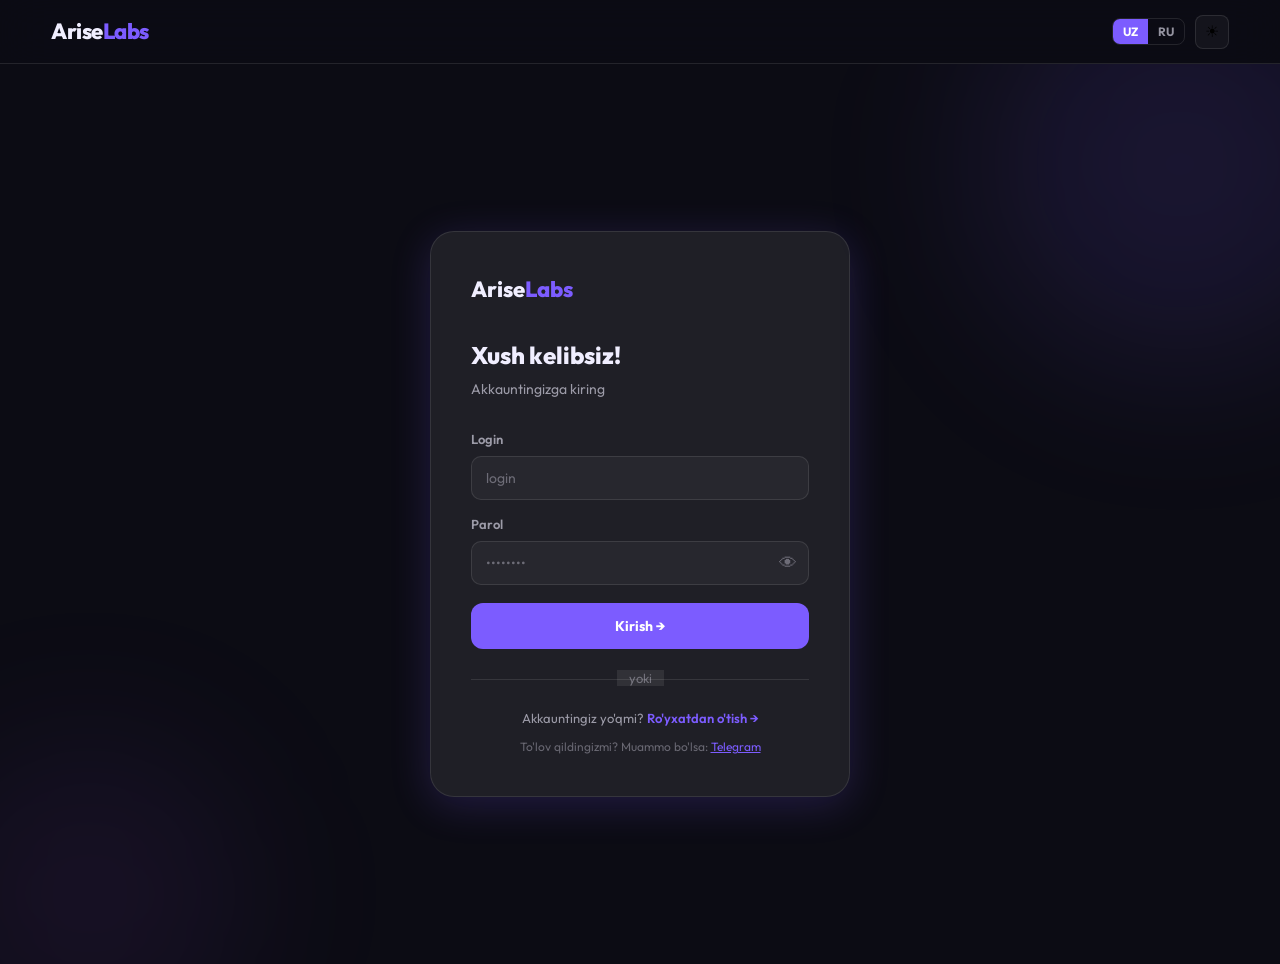
<file: pages/test.html>
<!DOCTYPE html>
<html lang="uz" data-theme="dark">
<head>
<meta charset="UTF-8"><meta name="viewport" content="width=device-width,initial-scale=1">
<title>Test — AriseLabs</title>
<link href="https://fonts.googleapis.com/css2?family=Outfit:wght@300;400;500;600;700;800;900&family=JetBrains+Mono:wght@400;600&display=swap" rel="stylesheet">
<link rel="stylesheet" href="../css/main.css">
<link rel="stylesheet" href="../css/test.css">
</head>
<body class="page-body">
<script src="../js/theme.js"></script>

<!-- TEST TOPBAR -->
<div class="test-topbar">
  <a href="tests.html" class="test-back" onclick="return confirmLeave()">← Chiqish</a>
  <div class="test-name" id="testNameH">Test</div>
  <div class="test-timer-wrap">
    <span>⏱</span>
    <span class="test-timer" id="timerDisplay">30:00</span>
  </div>
</div>
<!-- PROGRESS -->
<div class="test-progress"><div class="test-progress-fill" id="progressFill"></div></div>

<!-- BODY -->
<div class="test-body">
  <!-- QUESTION PANEL -->
  <div class="q-panel">
    <div class="q-meta">
      <span class="q-num" id="qNum">Savol 1 / 30</span>
      <span class="q-topic-badge grammar" id="qTopicBadge">Grammar</span>
    </div>
    <p class="q-text" id="qText">Yuklanmoqda...</p>
    <div class="q-options" id="qOptions"></div>
    <div class="q-explanation" id="qExplanation"></div>
    <div class="q-nav">
      <button class="btn-ghost" id="prevBtn" onclick="prevQ()" disabled>← Oldingi</button>
      <button class="btn-primary" id="nextBtn" onclick="nextQ()">Keyingi →</button>
    </div>
  </div>

  <!-- GRID PANEL -->
  <div class="grid-panel">
    <div class="gp-title" data-uz="SAVOLLAR" data-ru="ВОПРОСЫ">SAVOLLAR</div>
    <div class="q-grid" id="qGrid"></div>
    <button class="btn-primary btn-full submit-btn" onclick="confirmSubmit()" data-uz="Testni yakunlash" data-ru="Завершить тест">Testni yakunlash</button>
  </div>
</div>

<!-- CONFIRM MODAL -->
<div class="modal-bg" id="confirmModal">
  <div class="modal-box">
    <div class="confirm-inner">
      <div class="ci-icon">🤔</div>
      <h3 data-uz="Testni yakunlashni xohlaysizmi?" data-ru="Хотите завершить тест?">Testni yakunlashni xohlaysizmi?</h3>
      <p id="unansweredMsg"></p>
      <div class="ci-btns">
        <button class="btn-ghost btn-full" onclick="closeConfirm()" data-uz="Davom etish" data-ru="Продолжить">Davom etish</button>
        <button class="btn-primary btn-full" onclick="submitTest()" data-uz="Yakunlash ✓" data-ru="Завершить ✓">Yakunlash ✓</button>
      </div>
    </div>
  </div>
</div>

<!-- RESULT MODAL -->
<div class="modal-bg" id="resultModal">
  <div class="modal-box">
    <div class="result-modal-inner">
      <div class="rm-circle" id="rmCircle">
        <span class="rmc-n" id="rmScore">0</span>
        <span class="rmc-s">/30</span>
      </div>
      <h3 id="rmTitle">Natija</h3>
      <p id="rmMsg"></p>
      <div class="rm-stats">
        <div class="rm-stat"><span class="rs-n" id="rmCorrect">0</span><span class="rs-l" data-uz="To'g'ri" data-ru="Верно">To'g'ri</span></div>
        <div class="rm-stat"><span class="rs-n" id="rmWrong">0</span><span class="rs-l" data-uz="Noto'g'ri" data-ru="Неверно">Noto'g'ri</span></div>
        <div class="rm-stat"><span class="rs-n" id="rmSkipped">0</span><span class="rs-l" data-uz="O'tkazilgan" data-ru="Пропущено">O'tkazilgan</span></div>
        <div class="rm-stat"><span class="rs-n" id="rmPercent">0%</span><span class="rs-l">%</span></div>
      </div>
      <div class="rm-btns">
        <button class="btn-ghost btn-full" onclick="reviewAnswers()" data-uz="Javoblarni ko'rish" data-ru="Просмотр ответов">Javoblarni ko'rish</button>
        <button class="btn-primary btn-full" onclick="location.href='tests.html'" data-uz="Yangi test →" data-ru="Новый тест →">Yangi test →</button>
      </div>
    </div>
  </div>
</div>

<script src="../js/lang.js"></script>
<script src="../js/questions.js"></script>
<script src="../js/test.js"></script>
<script>
function confirmLeave() {
  return confirm('Testdan chiqmoqchimisiz? Natijalar saqlanmaydi.');
}
</script>
</body>
</html>
</file>
<file: css/main.css>
/* =============================================
   AriseLabs — main.css  (shared across all pages)
   ============================================= */

/* --- FONTS & RESET --- */
*, *::before, *::after { box-sizing: border-box; margin: 0; padding: 0; }
html { scroll-behavior: smooth; font-size: 16px; }

/* --- CSS VARIABLES: DARK THEME --- */
:root {
  --bg:        #0c0c14;
  --bg2:       #12121e;
  --bg3:       #1a1a2e;
  --card:      rgba(255,255,255,0.04);
  --card-b:    rgba(255,255,255,0.08);
  --border:    rgba(255,255,255,0.1);
  --border-h:  rgba(108,71,255,0.6);
  --purple:    #7c5cff;
  --purple2:   #a07dff;
  --purpleD:   rgba(124,92,255,0.15);
  --green:     #22c55e;
  --red:       #ef4444;
  --yellow:    #f59e0b;
  --text:      #f0eeff;
  --text2:     rgba(240,238,255,0.6);
  --text3:     rgba(240,238,255,0.35);
  --nav-bg:    rgba(12,12,20,0.85);
  --shadow:    0 8px 40px rgba(124,92,255,0.2);
  --radius:    14px;
  --font:      'Outfit', sans-serif;
  --mono:      'JetBrains Mono', monospace;
}

/* --- CSS VARIABLES: LIGHT THEME --- */
[data-theme="light"] {
  --bg:        #f5f4ff;
  --bg2:       #ede9ff;
  --bg3:       #e4dfff;
  --card:      rgba(255,255,255,0.9);
  --card-b:    rgba(255,255,255,1);
  --border:    rgba(0,0,0,0.1);
  --border-h:  rgba(108,71,255,0.5);
  --purple:    #6c47ff;
  --purple2:   #8b6dff;
  --purpleD:   rgba(108,71,255,0.1);
  --green:     #16a34a;
  --red:       #dc2626;
  --yellow:    #d97706;
  --text:      #0f0e1a;
  --text2:     rgba(15,14,26,0.6);
  --text3:     rgba(15,14,26,0.35);
  --nav-bg:    rgba(245,244,255,0.9);
  --shadow:    0 8px 40px rgba(108,71,255,0.12);
}

body {
  font-family: var(--font);
  background: var(--bg);
  color: var(--text);
  line-height: 1.6;
  overflow-x: hidden;
  transition: background 0.3s, color 0.3s;
}

/* --- SCROLLBAR --- */
::-webkit-scrollbar { width: 6px; }
::-webkit-scrollbar-track { background: var(--bg2); }
::-webkit-scrollbar-thumb { background: var(--purple); border-radius: 3px; }

/* --- BUTTONS --- */
.btn-primary {
  display: inline-flex; align-items: center; justify-content: center; gap: 6px;
  background: var(--purple); color: #fff;
  border: 2px solid transparent; border-radius: 12px;
  padding: 12px 24px; font-size: 14px; font-weight: 700;
  cursor: pointer; text-decoration: none;
  transition: all 0.2s; font-family: var(--font); white-space: nowrap;
}
.btn-primary:hover { background: var(--purple2); transform: translateY(-2px); box-shadow: 0 8px 24px rgba(124,92,255,0.4); }
.btn-outline {
  display: inline-flex; align-items: center; justify-content: center; gap: 6px;
  background: transparent; color: var(--purple);
  border: 2px solid var(--purple); border-radius: 12px;
  padding: 11px 24px; font-size: 14px; font-weight: 700;
  cursor: pointer; text-decoration: none;
  transition: all 0.2s; font-family: var(--font); white-space: nowrap;
}
.btn-outline:hover { background: var(--purpleD); transform: translateY(-2px); }
.btn-ghost {
  display: inline-flex; align-items: center; justify-content: center;
  background: transparent; color: var(--text2);
  border: 2px solid var(--border); border-radius: 12px;
  padding: 11px 20px; font-size: 14px; font-weight: 600;
  cursor: pointer; text-decoration: none;
  transition: all 0.2s; font-family: var(--font); white-space: nowrap;
}
.btn-ghost:hover { border-color: var(--purple); color: var(--purple); }
.btn-full { width: 100%; }
.btn-xl { padding: 15px 32px; font-size: 16px; border-radius: 14px; }

/* --- NAVBAR --- */
.navbar {
  position: fixed; top: 0; left: 0; right: 0; z-index: 300;
  display: flex; align-items: center; justify-content: space-between;
  padding: 0 4%; height: 64px;
  background: var(--nav-bg);
  backdrop-filter: blur(24px);
  border-bottom: 1px solid var(--border);
  transition: background 0.3s, box-shadow 0.3s;
}
.navbar.scrolled { box-shadow: 0 4px 30px rgba(0,0,0,0.2); }
.nav-logo {
  font-size: 22px; font-weight: 800; color: var(--text);
  text-decoration: none; letter-spacing: -0.5px;
}
.nav-logo span { color: var(--purple); }
.nav-center { display: flex; gap: 2rem; }
.nav-link {
  font-size: 14px; font-weight: 500; color: var(--text2);
  text-decoration: none; transition: color 0.2s;
}
.nav-link:hover { color: var(--purple); }
.nav-right { display: flex; align-items: center; gap: 10px; }
.lang-toggle { display: flex; border: 1px solid var(--border); border-radius: 8px; overflow: hidden; }
.lang-btn { padding: 5px 10px; font-size: 12px; font-weight: 700; background: transparent; border: none; color: var(--text2); cursor: pointer; font-family: var(--font); transition: all 0.2s; }
.lang-btn.active { background: var(--purple); color: #fff; }
.theme-toggle { background: var(--card); border: 1px solid var(--border); border-radius: 8px; width: 34px; height: 34px; display: flex; align-items: center; justify-content: center; cursor: pointer; font-size: 16px; transition: all 0.2s; }
.theme-toggle:hover { border-color: var(--purple); }
.burger { display: none; background: none; border: none; font-size: 24px; color: var(--text); cursor: pointer; }

.mobile-menu {
  display: none; position: fixed; top: 64px; left: 0; right: 0;
  background: var(--bg2); border-bottom: 1px solid var(--border);
  padding: 16px; z-index: 299; flex-direction: column; gap: 4px;
}
.mobile-menu.open { display: flex; }
.mobile-menu a { padding: 12px 16px; color: var(--text2); text-decoration: none; font-weight: 500; border-radius: 8px; transition: all 0.2s; }
.mobile-menu a:hover { background: var(--purpleD); color: var(--purple); }

/* --- MUSIC PLAYER --- */
.music-player {
  position: fixed; bottom: 20px; left: 20px; z-index: 400;
  display: flex; align-items: center; gap: 10px;
  background: var(--card-b); border: 1px solid var(--border);
  border-radius: 40px; padding: 8px 14px;
  backdrop-filter: blur(20px);
  transition: border-color 0.2s;
}
.music-player:hover { border-color: var(--purple); }
.music-toggle { background: none; border: none; color: var(--purple); font-size: 18px; cursor: pointer; }
.music-bars { display: flex; align-items: flex-end; gap: 3px; height: 18px; }
.music-bars i { width: 3px; background: var(--purple); border-radius: 2px; display: block; height: 4px; }
.music-bars.playing i:nth-child(1) { animation: bar 0.5s 0.0s infinite alternate; }
.music-bars.playing i:nth-child(2) { animation: bar 0.5s 0.1s infinite alternate; }
.music-bars.playing i:nth-child(3) { animation: bar 0.5s 0.2s infinite alternate; }
.music-bars.playing i:nth-child(4) { animation: bar 0.5s 0.3s infinite alternate; }
.music-bars.playing i:nth-child(5) { animation: bar 0.5s 0.4s infinite alternate; }
@keyframes bar { from{height:4px} to{height:18px} }

/* --- SECTION SHARED --- */
.section { padding: 6rem 0; }
.container { max-width: 1100px; margin: 0 auto; padding: 0 5%; }
.section-badge {
  display: inline-block; background: var(--purpleD); color: var(--purple);
  border: 1px solid rgba(124,92,255,0.3); border-radius: 20px;
  padding: 5px 14px; font-size: 12px; font-weight: 700;
  letter-spacing: 0.06em; text-transform: uppercase; margin-bottom: 12px;
}
.section-title {
  font-size: clamp(28px,4.5vw,52px); font-weight: 800; color: var(--text);
  line-height: 1.1; margin-bottom: 3rem;
}
.section-title em { color: var(--purple); font-style: normal; }

/* --- MODAL --- */
.modal-bg {
  display: none; position: fixed; inset: 0; z-index: 600;
  background: rgba(0,0,0,0.7); backdrop-filter: blur(8px);
  align-items: center; justify-content: center; padding: 20px;
}
.modal-bg.open { display: flex; }
.modal-box {
  background: var(--bg2); border: 1px solid var(--border);
  border-radius: 20px; padding: 2rem; width: 100%; max-width: 480px;
  animation: modalIn 0.25s ease;
}
@keyframes modalIn { from{opacity:0;transform:scale(0.95)} to{opacity:1;transform:scale(1)} }

/* --- FORM ELEMENTS --- */
.form-group { margin-bottom: 14px; }
.form-label { font-size: 13px; font-weight: 600; color: var(--text2); display: block; margin-bottom: 6px; }
.form-input {
  width: 100%; background: var(--card); border: 1.5px solid var(--border);
  border-radius: 10px; padding: 12px 14px; font-size: 14px;
  color: var(--text); font-family: var(--font); outline: none;
  transition: border-color 0.2s;
}
.form-input:focus { border-color: var(--purple); }
.form-input::placeholder { color: var(--text3); }
.form-error { background: rgba(239,68,68,0.1); color: var(--red); border: 1px solid rgba(239,68,68,0.3); border-radius: 8px; padding: 10px 14px; font-size: 13px; margin-bottom: 12px; }
.form-success { background: rgba(34,197,94,0.1); color: var(--green); border: 1px solid rgba(34,197,94,0.3); border-radius: 8px; padding: 10px 14px; font-size: 13px; margin-bottom: 12px; }

/* --- SCORE PILLS --- */
.score-high { background:rgba(34,197,94,0.15); color:var(--green); }
.score-mid  { background:rgba(245,158,11,0.15); color:var(--yellow); }
.score-low  { background:rgba(239,68,68,0.15);  color:var(--red); }
.score-pill { display:inline-block; padding:3px 10px; border-radius:20px; font-size:12px; font-weight:700; font-family:var(--mono); }

/* --- REVEAL --- */
.reveal { opacity:0; transform:translateY(30px); transition:opacity 0.6s, transform 0.6s; }
.reveal.visible { opacity:1; transform:none; }

/* --- PAGE INNER (non-landing) --- */
.page-body { padding-top: 64px; min-height: 100vh; }

/* --- TOAST --- */
.toast {
  position: fixed; bottom: 80px; left: 50%; transform: translateX(-50%);
  background: var(--bg3); border: 1px solid var(--border);
  border-radius: 10px; padding: 12px 20px; font-size: 14px;
  font-weight: 500; z-index: 900; opacity: 0; transition: opacity 0.3s;
  pointer-events: none; white-space: nowrap;
}
.toast.show { opacity: 1; }
.toast.ok  { border-color: var(--green); color: var(--green); }
.toast.err { border-color: var(--red);   color: var(--red); }

/* --- RESPONSIVE --- */
@media(max-width:900px) {
  .nav-center { display: none; }
  .burger { display: block; }
  .nav-right .btn-ghost, .nav-right .btn-primary { display: none; }
}
@media(max-width:600px) {
  .section { padding: 4rem 0; }
  .nav-right .lang-toggle { display: flex; }
}
</file>
<file: css/landing.css>
/* landing.css */
.hero { min-height:100vh; display:flex; align-items:center; justify-content:space-between; gap:4rem; padding:100px 5% 60px; position:relative; overflow:hidden; }
#heroCanvas { position:absolute; inset:0; width:100%; height:100%; z-index:0; }
.hero-glow { position:absolute; border-radius:50%; filter:blur(100px); pointer-events:none; }
.g1 { width:500px; height:500px; background:rgba(124,92,255,0.2); top:-100px; left:-80px; z-index:0; }
.g2 { width:400px; height:400px; background:rgba(168,85,247,0.15); bottom:-60px; right:5%; z-index:0; }
.g3 { width:300px; height:300px; background:rgba(99,160,255,0.1); top:40%; right:30%; z-index:0; }
[data-theme="light"] .g1 { background:rgba(124,92,255,0.12); }
[data-theme="light"] .g2 { background:rgba(168,85,247,0.08); }
.hero-content { position:relative; z-index:2; max-width:600px; }
.hero-badge { display:inline-flex; align-items:center; gap:8px; background:rgba(124,92,255,0.15); border:1px solid rgba(124,92,255,0.4); border-radius:24px; padding:7px 16px; font-size:13px; font-weight:600; color:var(--purple); margin-bottom:1.8rem; animation:fadeUp 0.7s ease both; }
.pulse-dot { width:8px; height:8px; border-radius:50%; background:var(--green); animation:pulse 1.4s infinite; }
@keyframes pulse { 0%,100%{opacity:1;transform:scale(1)} 50%{opacity:0.4;transform:scale(1.3)} }
@keyframes fadeUp { from{opacity:0;transform:translateY(24px)} to{opacity:1;transform:none} }
.hero-h1 { font-size:clamp(44px,6.5vw,80px); font-weight:900; line-height:1.0; margin-bottom:1.2rem; display:flex; flex-direction:column; gap:4px; }
.h1-line { animation:fadeUp 0.8s ease both; }
.h1-accent { color:var(--purple); animation:fadeUp 0.8s 0.05s ease both; }
.gradient-text { background:linear-gradient(90deg,var(--purple),#c084fc,#60a5fa); -webkit-background-clip:text; -webkit-text-fill-color:transparent; animation:fadeUp 0.8s 0.1s ease both; }
.hero-sub { font-size:17px; color:var(--text2); line-height:1.7; max-width:500px; margin-bottom:2rem; animation:fadeUp 0.9s 0.15s ease both; }
.hero-actions { display:flex; gap:12px; flex-wrap:wrap; margin-bottom:2.5rem; animation:fadeUp 1s 0.2s ease both; }
.hero-counters { display:flex; align-items:center; gap:1.5rem; animation:fadeUp 1s 0.28s ease both; }
.counter-item { display:flex; flex-direction:column; }
.counter-n { font-size:24px; font-weight:800; color:var(--text); font-family:var(--mono); }
.counter-l { font-size:12px; color:var(--text3); font-weight:500; }
.counter-sep { width:1px; height:40px; background:var(--border); }

/* Hero card */
.hero-card-wrap { position:relative; z-index:2; flex-shrink:0; animation:fadeUp 0.9s 0.1s ease both; }
.hero-preview-card { background:var(--card-b); border:1px solid var(--border); border-radius:20px; padding:18px; width:340px; backdrop-filter:blur(20px); box-shadow:var(--shadow); }
[data-theme="light"] .hero-preview-card { background:rgba(255,255,255,0.95); }
.hpc-header { display:flex; align-items:center; gap:6px; margin-bottom:14px; }
.hpc-dot { width:10px; height:10px; border-radius:50%; }
.hpc-dot.red{background:#ef4444;} .hpc-dot.yellow{background:#f59e0b;} .hpc-dot.green{background:#22c55e;}
.hpc-title { flex:1; text-align:center; font-size:13px; font-weight:600; color:var(--text2); }
.hpc-timer { font-family:var(--mono); font-size:13px; font-weight:700; color:var(--purple); background:var(--purpleD); padding:3px 10px; border-radius:8px; }
.hpc-qnum { font-family:var(--mono); font-size:11px; color:var(--text3); margin-bottom:8px; }
.hpc-q { font-size:14px; font-weight:600; color:var(--text); line-height:1.5; margin-bottom:12px; }
.hpc-opts { display:flex; flex-direction:column; gap:7px; margin-bottom:12px; }
.hpc-opt { padding:9px 12px; border-radius:10px; font-size:13px; font-weight:500; border:1.5px solid var(--border); color:var(--text2); }
.hpc-sel { border-color:var(--purple); background:var(--purpleD); color:var(--purple); }
.hpc-bar { height:4px; background:var(--border); border-radius:2px; margin-bottom:12px; overflow:hidden; }
.hpc-bar-fill { height:100%; background:linear-gradient(90deg,var(--purple),#c084fc); border-radius:2px; }
.hpc-footer { display:flex; justify-content:space-between; align-items:center; }
.hpc-score { font-size:13px; font-weight:600; color:var(--green); }
.hpc-next { background:var(--purple); color:#fff; border:none; border-radius:8px; padding:7px 14px; font-size:12px; font-weight:700; cursor:pointer; font-family:var(--font); }
.float-tag { position:absolute; background:var(--card-b); border:1px solid var(--border); border-radius:10px; padding:8px 14px; font-size:13px; font-weight:600; color:var(--text); backdrop-filter:blur(12px); white-space:nowrap; }
[data-theme="light"] .float-tag { background:rgba(255,255,255,0.95); }
.ft1 { top:-16px; right:10px; } .ft2 { bottom:30px; right:-20px; } .ft3 { bottom:-16px; left:10px; } .ft4 { top:35%; left:-20px; }

/* Features */
.features { background:var(--bg2); }
.features-grid { display:grid; grid-template-columns:repeat(auto-fit,minmax(300px,1fr)); gap:18px; }
.feat-card { background:var(--card); border:1px solid var(--border); border-radius:var(--radius); padding:1.8rem; transition:all 0.25s; cursor:default; }
.feat-card:hover { border-color:var(--border-h); transform:translateY(-5px); box-shadow:var(--shadow); }
.feat-icon { font-size:36px; margin-bottom:14px; }
.feat-card h3 { font-size:18px; font-weight:700; margin-bottom:8px; }
.feat-card p { font-size:14px; color:var(--text2); line-height:1.7; }

/* Modules */
.modules-grid { display:grid; grid-template-columns:repeat(auto-fill,minmax(220px,1fr)); gap:14px; }
.module-card { background:var(--card); border:1px solid var(--border); border-radius:var(--radius); padding:16px 18px; cursor:pointer; transition:all 0.2s; display:flex; align-items:center; gap:12px; }
.module-card:hover { border-color:var(--border-h); background:var(--purpleD); transform:translateX(4px); }
.mod-num { font-family:var(--mono); font-size:11px; font-weight:700; color:var(--text3); min-width:28px; }
.mod-info { flex:1; }
.mod-title { font-size:14px; font-weight:600; color:var(--text); }
.mod-meta { font-size:11px; color:var(--text3); margin-top:2px; }
.mod-lock { color:var(--text3); font-size:14px; }
.mod-free { background:var(--green); color:#fff; font-size:10px; font-weight:700; padding:2px 7px; border-radius:10px; }

/* How it works */
.howto { background:var(--bg); }
.howto-steps { display:flex; align-items:flex-start; gap:2rem; flex-wrap:wrap; }
.howto-step { flex:1; min-width:200px; text-align:center; }
.hs-num { font-family:var(--mono); font-size:48px; font-weight:800; color:var(--purpleD); line-height:1; margin-bottom:8px; }
.hs-icon { font-size:36px; margin-bottom:10px; }
.howto-step h3 { font-size:18px; font-weight:700; margin-bottom:8px; }
.howto-step p { font-size:14px; color:var(--text2); line-height:1.7; }
.hs-arrow { font-size:28px; color:var(--text3); padding-top:3rem; }

/* Pricing */
.pricing { background:var(--bg2); }
.pricing-grid { display:grid; grid-template-columns:repeat(auto-fit,minmax(280px,1fr)); gap:20px; max-width:680px; }
.price-card { background:var(--card); border:1.5px solid var(--border); border-radius:20px; padding:2rem; position:relative; transition:all 0.25s; }
.price-card:hover { transform:translateY(-5px); box-shadow:var(--shadow); }
.price-pro { background:linear-gradient(135deg,rgba(124,92,255,0.2),rgba(192,132,252,0.1)); border-color:var(--purple); }
.pc-badge { position:absolute; top:-13px; left:50%; transform:translateX(-50%); background:var(--green); color:#fff; font-size:11px; font-weight:700; padding:4px 14px; border-radius:20px; white-space:nowrap; }
.pc-name { font-size:22px; font-weight:800; margin-bottom:6px; }
.pc-price { font-size:36px; font-weight:900; color:var(--text); margin-bottom:4px; font-family:var(--mono); }
.pc-price span { font-size:14px; font-weight:500; color:var(--text2); font-family:var(--font); }
.pc-desc { font-size:13px; color:var(--text2); margin-bottom:1.5rem; }
.pc-list { list-style:none; display:flex; flex-direction:column; gap:9px; margin-bottom:1.5rem; }
.pc-list li { font-size:14px; font-weight:500; }
.pc-list .yes { color:var(--text); } .pc-list .no { color:var(--text3); }

/* FAQ */
.faq { background:var(--bg); }
.faq-wrap { max-width:700px; }
.faq-item { background:var(--card); border:1.5px solid var(--border); border-radius:var(--radius); overflow:hidden; margin-bottom:10px; transition:border-color 0.2s; }
.faq-item.open { border-color:var(--purple); }
.faq-q { display:flex; justify-content:space-between; align-items:center; gap:12px; padding:18px 20px; cursor:pointer; font-size:15px; font-weight:600; color:var(--text); }
.faq-icon { font-size:20px; color:var(--purple); transition:transform 0.25s; flex-shrink:0; }
.faq-item.open .faq-icon { transform:rotate(45deg); }
.faq-a { padding:0 20px 18px; font-size:14px; color:var(--text2); line-height:1.7; display:none; }
.faq-item.open .faq-a { display:block; }

/* CTA */
.cta-section { background:linear-gradient(135deg,rgba(124,92,255,0.15),rgba(192,132,252,0.1)); border-top:1px solid var(--border); border-bottom:1px solid var(--border); }
.cta-inner { text-align:center; }
.cta-section h2 { font-size:clamp(28px,4vw,48px); font-weight:800; margin-bottom:12px; }
.cta-section p { font-size:16px; color:var(--text2); }

/* Footer */
.footer { background:var(--bg2); border-top:1px solid var(--border); }
.footer-inner { display:grid; grid-template-columns:1fr auto; gap:3rem; padding:3rem 5% 2rem; max-width:1100px; margin:0 auto; }
.footer-logo { font-size:20px; font-weight:800; color:var(--text); margin-bottom:8px; }
.footer-logo span { color:var(--purple); }
.footer-tagline { font-size:13px; color:var(--text2); margin-bottom:16px; }
.footer-socials { display:flex; gap:10px; }
.social-link { font-size:13px; font-weight:600; padding:7px 14px; border-radius:8px; text-decoration:none; transition:all 0.2s; border:1px solid var(--border); color:var(--text2); }
.social-link:hover { border-color:var(--purple); color:var(--purple); }
.footer-links { display:flex; gap:3rem; }
.fl-col { display:flex; flex-direction:column; gap:8px; }
.fl-title { font-size:12px; font-weight:700; color:var(--text3); text-transform:uppercase; letter-spacing:0.08em; margin-bottom:4px; }
.fl-col a { font-size:14px; color:var(--text2); text-decoration:none; transition:color 0.2s; }
.fl-col a:hover { color:var(--purple); }
.footer-bottom { border-top:1px solid var(--border); padding:1.2rem 5%; display:flex; justify-content:space-between; font-size:12px; color:var(--text3); max-width:1100px; margin:0 auto; }

@media(max-width:900px) {
  .hero { flex-direction:column; text-align:center; }
  .hero-actions,.hero-counters { justify-content:center; }
  .hero-card-wrap { display:none; }
  .footer-inner { grid-template-columns:1fr; }
  .hs-arrow { display:none; }
  .howto-step { min-width:140px; }
}
@media(max-width:600px) {
  .hero-h1 { font-size:clamp(36px,10vw,56px); }
  .pricing-grid { grid-template-columns:1fr; }
}
</file>
<file: css/auth.css>
/* auth.css */
.auth-page { min-height:100vh; display:flex; align-items:center; justify-content:center; padding:20px; background:var(--bg); position:relative; overflow:hidden; }
.auth-bg-g1 { position:absolute; width:400px; height:400px; border-radius:50%; background:rgba(124,92,255,0.12); filter:blur(80px); top:-100px; right:-100px; pointer-events:none; }
.auth-bg-g2 { position:absolute; width:300px; height:300px; border-radius:50%; background:rgba(168,85,247,0.08); filter:blur(80px); bottom:-80px; left:-60px; pointer-events:none; }
.auth-card { background:var(--card-b); border:1px solid var(--border); border-radius:24px; padding:2.5rem; width:100%; max-width:420px; position:relative; z-index:1; box-shadow:var(--shadow); }
[data-theme="light"] .auth-card { background:#fff; }
.auth-logo-link { display:block; font-size:22px; font-weight:800; color:var(--text); text-decoration:none; margin-bottom:1.8rem; }
.auth-logo-link span { color:var(--purple); }
.auth-title { font-size:24px; font-weight:800; margin-bottom:4px; }
.auth-sub { font-size:14px; color:var(--text2); margin-bottom:1.8rem; }
.pass-wrap { position:relative; }
.pass-wrap .form-input { padding-right:44px; }
.pass-eye { position:absolute; right:12px; top:50%; transform:translateY(-50%); background:none; border:none; cursor:pointer; font-size:18px; color:var(--text3); }
.auth-divider { text-align:center; color:var(--text3); font-size:13px; margin:1.2rem 0; position:relative; }
.auth-divider::before { content:''; position:absolute; left:0; right:0; top:50%; height:1px; background:var(--border); }
.auth-divider span { background:var(--card-b); position:relative; padding:0 12px; }
[data-theme="light"] .auth-divider span { background:#fff; }
.auth-footer { text-align:center; font-size:13px; color:var(--text2); margin-top:1rem; }
.auth-footer a { color:var(--purple); font-weight:600; text-decoration:none; }
.auth-help { text-align:center; font-size:12px; color:var(--text3); margin-top:8px; }
.auth-help a { color:var(--purple); }
</file>
<file: css/payment.css>
/* payment.css */
.pay-page { min-height:calc(100vh - 64px); padding:2rem 5%; background:var(--bg); }
.pay-wrap { max-width:900px; margin:0 auto; display:grid; grid-template-columns:1fr 1fr; gap:20px; }
.pay-title { font-size:24px; font-weight:800; margin-bottom:6px; }
.pay-sub { font-size:14px; color:var(--text2); margin-bottom:20px; }

/* PLAN BOX */
.plan-box { background:linear-gradient(135deg,var(--purple),#a855f7); border-radius:16px; padding:18px 20px; margin-bottom:14px; }
.pb-label { font-size:10px; font-weight:700; color:rgba(255,255,255,0.65); letter-spacing:0.14em; text-transform:uppercase; margin-bottom:8px; }
.pb-row { display:flex; justify-content:space-between; align-items:center; }
.pb-name { font-size:26px; font-weight:800; color:#fff; }
.pb-price { font-size:14px; color:rgba(255,255,255,0.8); margin-top:2px; }
.pb-change { background:rgba(255,255,255,0.2); border:none; color:#fff; border-radius:8px; padding:7px 14px; font-size:13px; font-weight:600; cursor:pointer; font-family:var(--font); transition:background 0.2s; }
.pb-change:hover { background:rgba(255,255,255,0.3); }

/* PROMO */
.promo-box { background:var(--card); border:1px solid var(--border); border-radius:14px; padding:16px 18px; margin-bottom:14px; }
.promo-lbl { font-size:11px; font-weight:700; color:var(--purple); letter-spacing:0.1em; margin-bottom:10px; }
.promo-row { display:flex; gap:8px; }
.promo-inp { flex:1; background:var(--bg); border:1.5px solid var(--border); border-radius:10px; padding:10px 14px; font-size:14px; color:var(--text); font-family:var(--font); outline:none; transition:border-color 0.2s; }
.promo-inp:focus { border-color:var(--purple); }
.promo-msg { font-size:13px; font-weight:500; margin-top:8px; }
.promo-msg.ok { color:var(--green); } .promo-msg.err { color:var(--red); }

/* CARD INFO */
.card-box { background:var(--bg2); border-radius:16px; padding:20px; }
[data-theme="light"] .card-box { background:#1a1a2e; }
.cb-title { font-size:16px; font-weight:700; color:#fff; margin-bottom:4px; }
.cb-sub { font-size:13px; color:rgba(255,255,255,0.55); margin-bottom:16px; }
.card-row { background:rgba(255,255,255,0.07); border-radius:12px; padding:13px 15px; margin-bottom:8px; display:flex; justify-content:space-between; align-items:center; }
.cr-label { font-size:11px; color:rgba(255,255,255,0.5); font-weight:600; margin-bottom:3px; letter-spacing:0.05em; }
.cr-val { font-size:15px; font-weight:700; color:#fff; font-family:var(--mono); }
.cr-copy { background:rgba(255,255,255,0.14); border:none; color:#fff; border-radius:8px; padding:7px 13px; font-size:12px; font-weight:600; cursor:pointer; font-family:var(--font); transition:background 0.2s; }
.cr-copy:hover { background:rgba(255,255,255,0.25); }
.cr-copy.copied { background:rgba(34,197,94,0.3); }
.pay-warn { background:rgba(245,158,11,0.12); border:1px solid rgba(245,158,11,0.3); border-radius:10px; padding:12px 14px; font-size:13px; color:#fbbf24; line-height:1.6; margin-top:4px; }

/* AFTER PAYMENT */
.after-box { background:var(--card); border:1px solid var(--border); border-radius:16px; padding:22px; margin-bottom:14px; }
.after-box .ab-ico { font-size:40px; margin-bottom:12px; }
.after-box h3 { font-size:18px; font-weight:700; margin-bottom:16px; }
.after-steps { list-style:none; counter-reset:steps; display:flex; flex-direction:column; gap:14px; }
.after-steps li { counter-increment:steps; display:flex; flex-direction:column; gap:4px; }
.after-steps li::before { content:counter(steps); width:24px; height:24px; background:var(--purple); color:#fff; border-radius:50%; font-size:12px; font-weight:700; display:inline-flex; align-items:center; justify-content:center; margin-bottom:4px; }
.after-steps li strong { font-size:15px; font-weight:700; color:var(--text); }
.after-steps li p { font-size:13px; color:var(--text2); line-height:1.6; padding-left:0; }
.tg-link { display:inline-flex; align-items:center; gap:6px; background:#0088cc; color:#fff; border-radius:8px; padding:8px 14px; font-size:13px; font-weight:600; text-decoration:none; margin-top:6px; transition:background 0.2s; }
.tg-link:hover { background:#006fa3; }
.support-note { font-size:12px; color:var(--text3); margin-top:14px; }
.support-note a { color:var(--purple); }
.already-box { background:var(--card); border:1px solid var(--border); border-radius:14px; padding:16px; text-align:center; }
.already-box p { font-size:14px; color:var(--text2); margin-bottom:10px; }

/* PLAN MODAL */
.plan-opts { display:grid; grid-template-columns:1fr 1fr; gap:12px; margin-bottom:16px; }
.plan-opt { border:2px solid var(--border); border-radius:14px; padding:14px; cursor:pointer; transition:all 0.2s; text-align:center; }
.plan-opt:hover { border-color:var(--purple); }
.plan-opt.sel { border-color:var(--purple); background:var(--purpleD); }
.po-badge { font-size:10px; background:var(--green); color:#fff; border-radius:10px; padding:2px 8px; margin-bottom:6px; display:inline-block; font-weight:700; }
.po-name { font-size:18px; font-weight:800; margin-bottom:2px; }
.po-price { font-size:13px; color:var(--purple); font-weight:600; }
.po-desc { font-size:11px; color:var(--text3); }

@media(max-width:700px) { .pay-wrap { grid-template-columns:1fr; } }
</file>
<file: css/test.css>
/* test.css */
.test-wrap { display:flex; flex-direction:column; min-height:100vh; }
.test-topbar { position:fixed; top:0; left:0; right:0; z-index:200; height:58px; background:var(--bg2); border-bottom:1px solid var(--border); display:flex; align-items:center; justify-content:space-between; padding:0 20px; }
.test-back { font-size:14px; font-weight:600; color:var(--text2); text-decoration:none; transition:color 0.2s; display:flex; align-items:center; gap:6px; }
.test-back:hover { color:var(--red); }
.test-name { font-size:15px; font-weight:700; }
.test-timer-wrap { display:flex; align-items:center; gap:8px; background:var(--purpleD); border:1px solid rgba(124,92,255,0.3); border-radius:10px; padding:8px 14px; }
.test-timer { font-family:var(--mono); font-size:20px; font-weight:700; color:var(--purple); }
.test-timer.warn { color:var(--red); animation:blink 0.6s infinite; }
@keyframes blink { 0%,100%{opacity:1}50%{opacity:0.4} }
.test-progress { position:fixed; top:58px; left:0; right:0; height:4px; background:var(--border); z-index:199; }
.test-progress-fill { height:100%; background:linear-gradient(90deg,var(--purple),#c084fc); transition:width 0.4s ease; }

.test-body { display:grid; grid-template-columns:1fr 220px; gap:20px; padding:82px 20px 24px; max-width:960px; margin:0 auto; width:100%; flex:1; }

/* QUESTION PANEL */
.q-panel { background:var(--card); border:1px solid var(--border); border-radius:18px; padding:28px; }
.q-meta { display:flex; justify-content:space-between; align-items:center; margin-bottom:16px; }
.q-num { font-family:var(--mono); font-size:12px; color:var(--text3); font-weight:600; }
.q-topic-badge { font-size:11px; font-weight:700; padding:4px 12px; border-radius:20px; text-transform:uppercase; letter-spacing:0.06em; }
.q-topic-badge.grammar    { background:rgba(124,92,255,0.15); color:var(--purple); }
.q-topic-badge.vocabulary { background:rgba(34,197,94,0.15);  color:var(--green); }
.q-topic-badge.reading    { background:rgba(245,158,11,0.15); color:var(--yellow); }
.q-topic-badge.mixed      { background:rgba(99,160,255,0.15); color:#60a5fa; }

.q-text { font-size:18px; font-weight:600; line-height:1.6; color:var(--text); margin-bottom:22px; }
.q-options { display:flex; flex-direction:column; gap:10px; margin-bottom:24px; }
.q-opt { display:flex; align-items:center; gap:12px; padding:14px 18px; border:2px solid var(--border); border-radius:12px; cursor:pointer; transition:all 0.15s; font-size:15px; font-weight:500; color:var(--text); background:transparent; width:100%; text-align:left; font-family:var(--font); }
.q-opt:hover { border-color:var(--purple); background:var(--purpleD); }
.q-opt.selected { border-color:var(--purple); background:var(--purpleD); color:var(--purple); }
.q-opt.correct  { border-color:var(--green);  background:rgba(34,197,94,0.1);  color:var(--green); }
.q-opt.wrong    { border-color:var(--red);    background:rgba(239,68,68,0.1);   color:var(--red); }
.q-opt-letter { width:30px; height:30px; border-radius:50%; border:2px solid currentColor; display:flex; align-items:center; justify-content:center; font-size:13px; font-weight:700; flex-shrink:0; }
.q-nav { display:flex; justify-content:space-between; align-items:center; }

/* EXPLANATION BOX (shown after answer in review) */
.q-explanation { background:var(--purpleD); border:1px solid rgba(124,92,255,0.3); border-radius:10px; padding:12px 16px; font-size:13px; color:var(--text2); line-height:1.6; margin-top:-14px; margin-bottom:16px; display:none; }
.q-explanation.show { display:block; }

/* GRID PANEL */
.grid-panel { background:var(--card); border:1px solid var(--border); border-radius:18px; padding:18px; height:fit-content; position:sticky; top:78px; }
.gp-title { font-size:12px; font-weight:700; color:var(--text3); text-transform:uppercase; letter-spacing:0.08em; margin-bottom:14px; }
.q-grid { display:grid; grid-template-columns:repeat(5,1fr); gap:5px; margin-bottom:16px; }
.qg-n { width:32px; height:32px; border-radius:8px; border:1.5px solid var(--border); background:transparent; font-size:11px; font-weight:600; cursor:pointer; transition:all 0.15s; color:var(--text2); font-family:var(--mono); display:flex; align-items:center; justify-content:center; }
.qg-n:hover { border-color:var(--purple); color:var(--purple); }
.qg-n.done { background:var(--purple); border-color:var(--purple); color:#fff; }
.qg-n.active { border-color:var(--purple); color:var(--purple); box-shadow:0 0 0 2px rgba(124,92,255,0.2); }
.qg-n.correct-r { background:rgba(34,197,94,0.2); border-color:var(--green); color:var(--green); }
.qg-n.wrong-r   { background:rgba(239,68,68,0.2);  border-color:var(--red);   color:var(--red); }

/* RESULT MODAL */
.result-modal-inner { text-align:center; }
.rm-circle { width:120px; height:120px; border-radius:50%; background:linear-gradient(135deg,var(--purple),#c084fc); margin:0 auto 20px; display:flex; flex-direction:column; align-items:center; justify-content:center; color:#fff; box-shadow:0 12px 40px rgba(124,92,255,0.4); }
.rm-circle .rmc-n { font-size:44px; font-weight:900; line-height:1; }
.rm-circle .rmc-s { font-size:14px; opacity:0.8; }
.rm-title { font-size:24px; font-weight:800; margin-bottom:6px; }
.rm-msg { font-size:14px; color:var(--text2); margin-bottom:20px; }
.rm-stats { display:grid; grid-template-columns:repeat(4,1fr); gap:12px; margin-bottom:22px; }
.rm-stat { display:flex; flex-direction:column; align-items:center; gap:4px; }
.rm-stat .rs-n { font-size:22px; font-weight:800; color:var(--purple); font-family:var(--mono); }
.rm-stat .rs-l { font-size:11px; color:var(--text3); }
.rm-btns { display:flex; gap:10px; }

/* CONFIRM MODAL */
.confirm-inner { text-align:center; }
.confirm-inner .ci-icon { font-size:48px; margin-bottom:12px; }
.confirm-inner h3 { font-size:20px; font-weight:700; margin-bottom:8px; }
.confirm-inner p { font-size:14px; color:var(--text2); margin-bottom:20px; }
.confirm-inner .ci-btns { display:flex; gap:10px; }

@media(max-width:700px) { .test-body { grid-template-columns:1fr; } .grid-panel { order:-1; position:static; } .q-grid { grid-template-columns:repeat(6,1fr); } .rm-stats { grid-template-columns:repeat(2,1fr); } }
</file>
